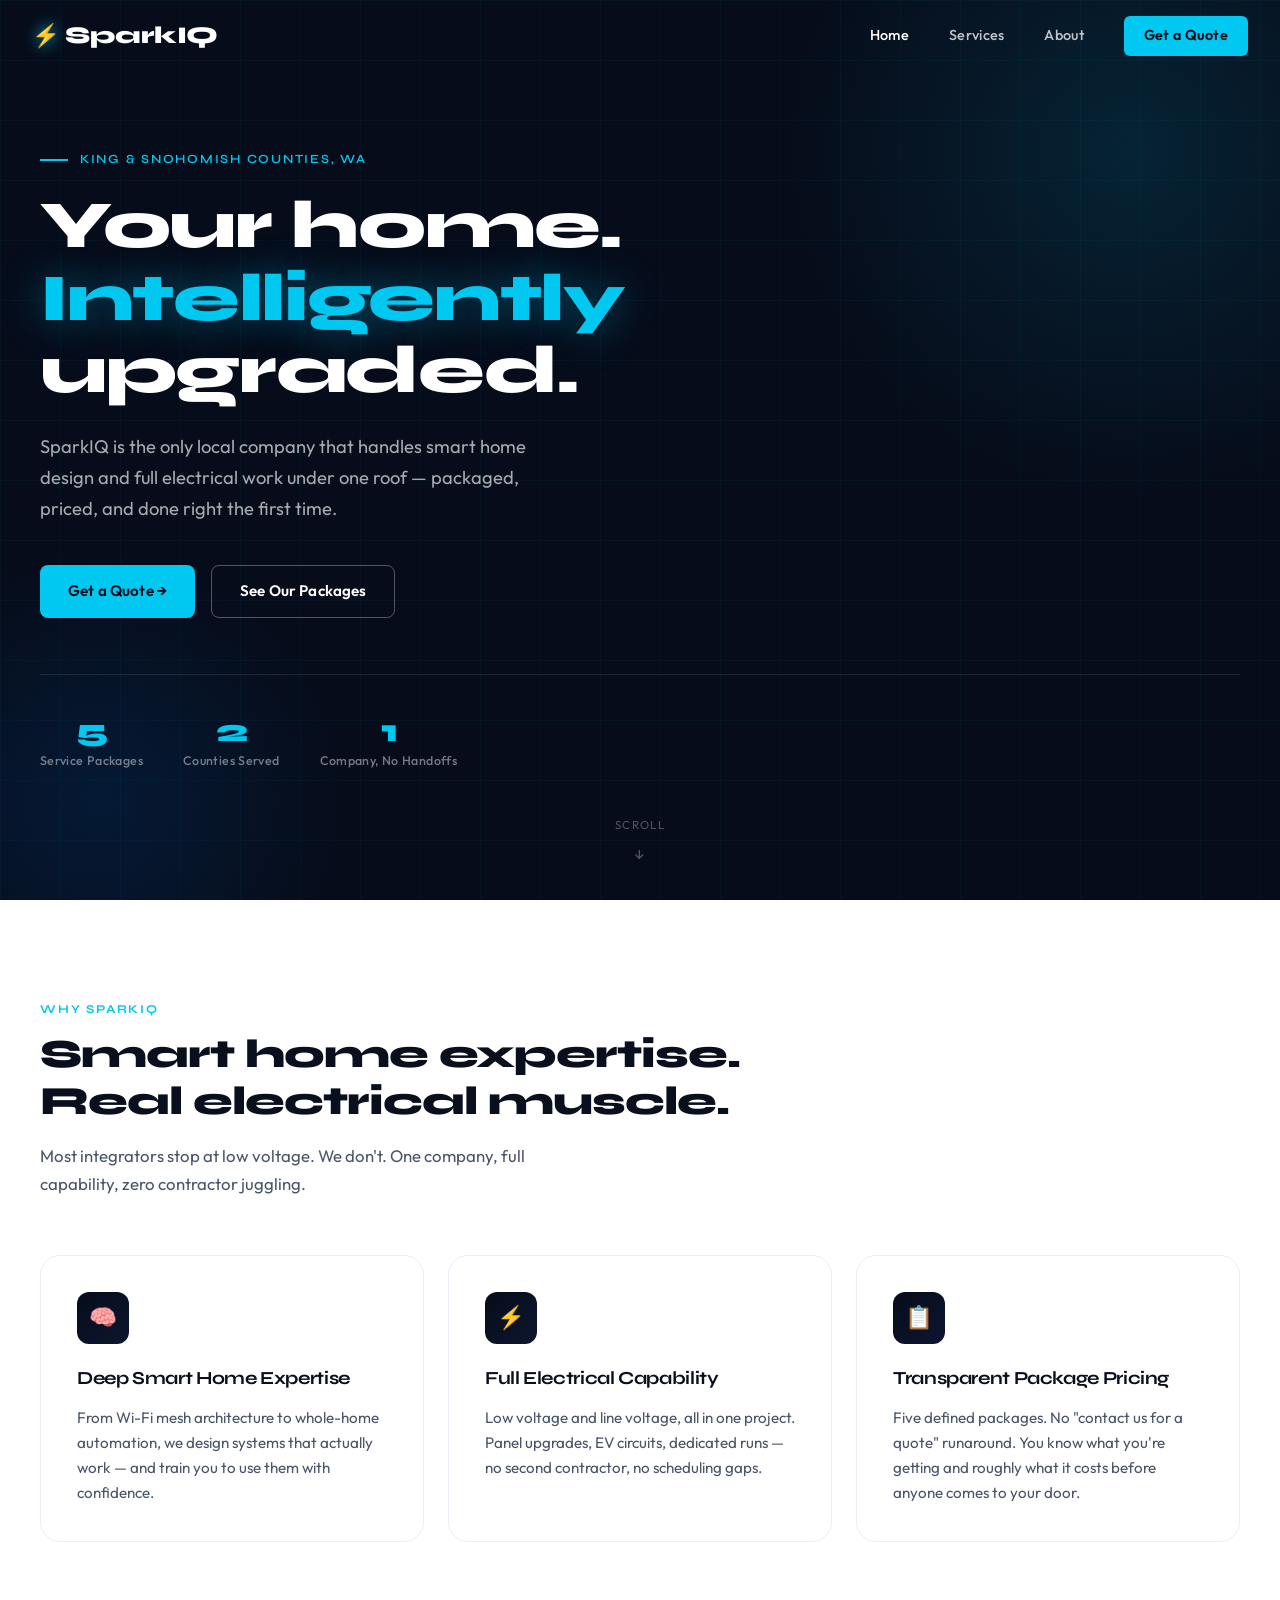
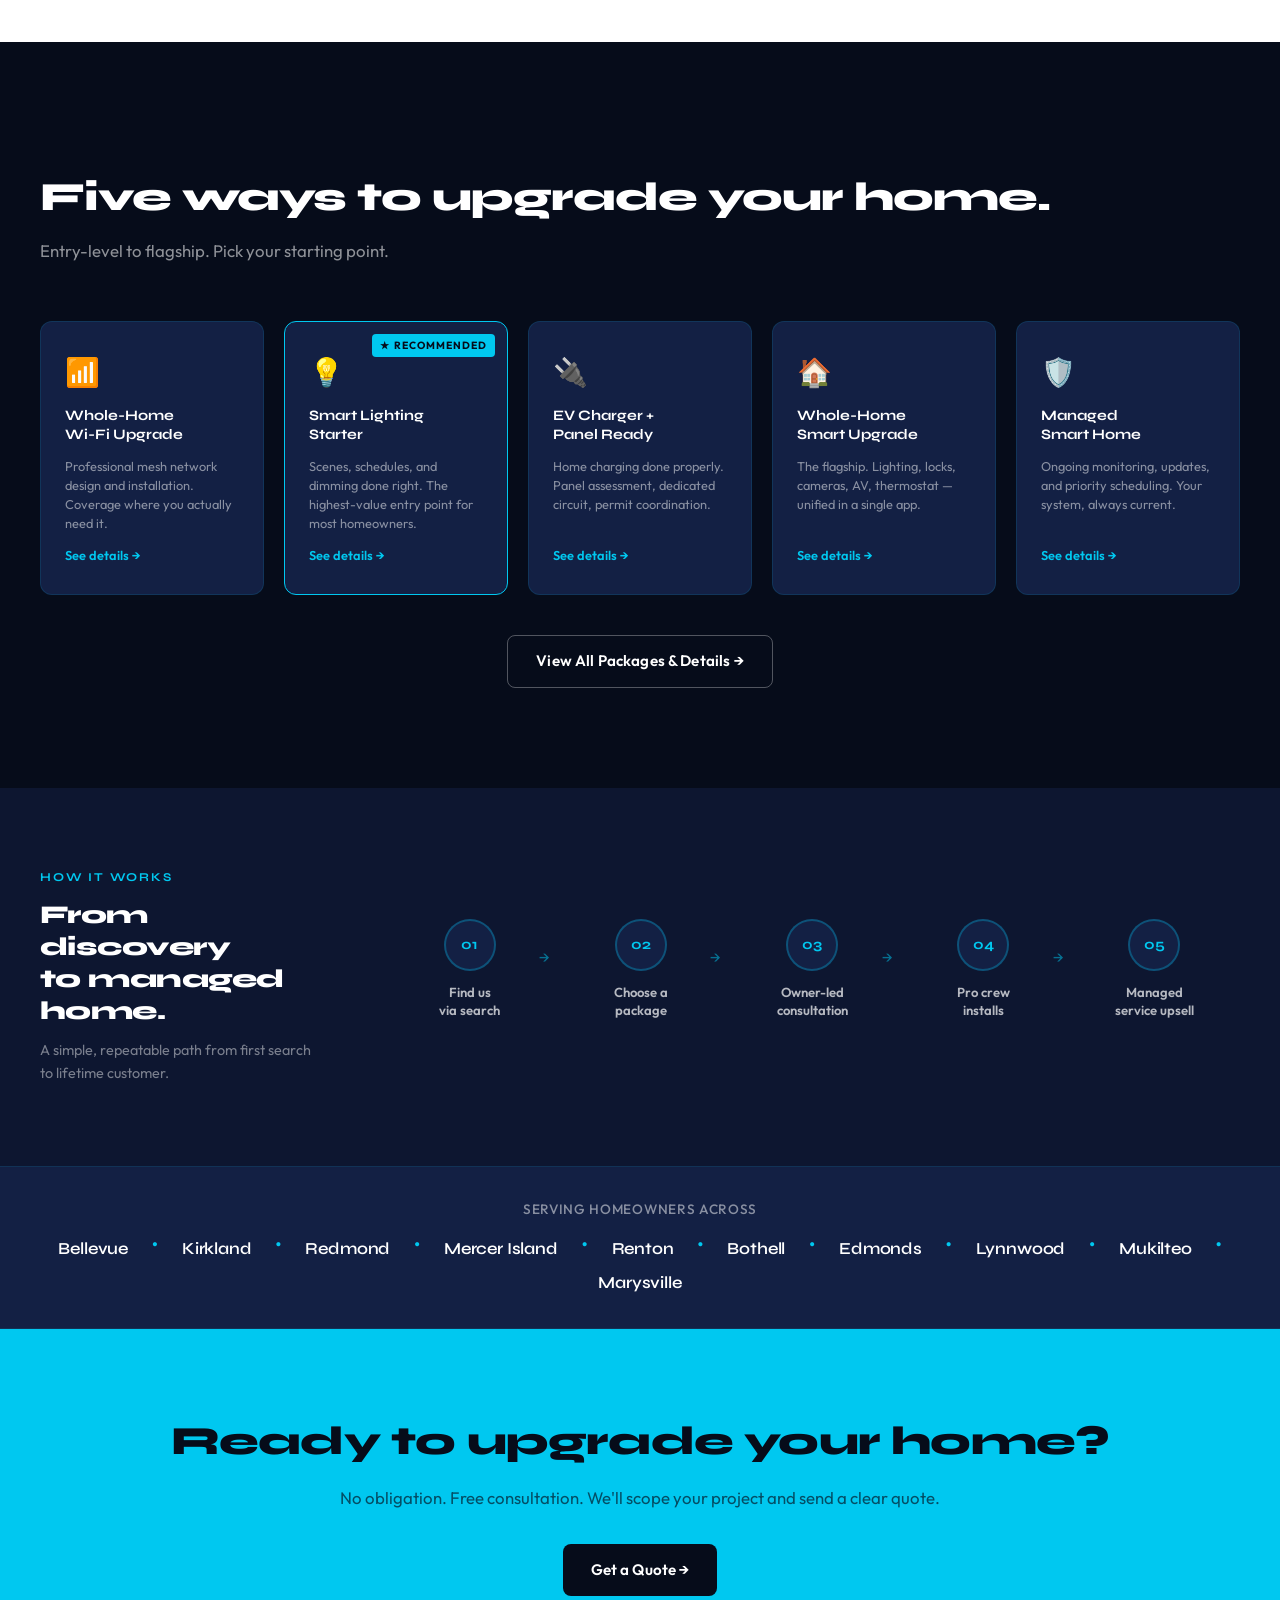
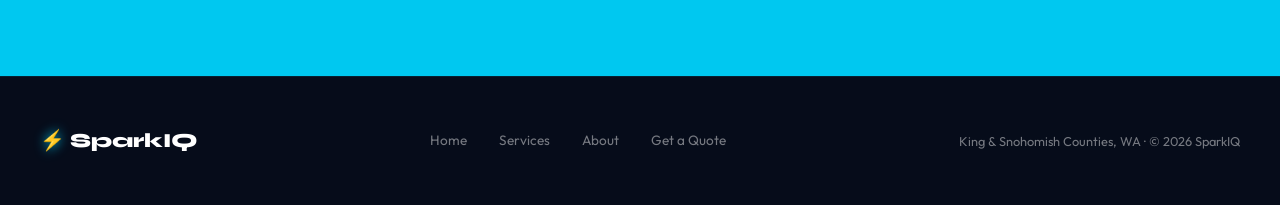
<file: index.html>
<!DOCTYPE html>
<html lang="en">
<head>
  <meta charset="UTF-8" />
  <meta name="viewport" content="width=device-width, initial-scale=1.0" />
  <title>SparkIQ — Smart Home Integration + Electrical | King & Snohomish Counties</title>
  <meta name="description" content="SparkIQ brings premium smart home integration and full electrical capability to King and Snohomish Counties, WA. Packaged offers, transparent pricing, one company." />
  <link rel="stylesheet" href="styles.css" />
  <style>
    /* Home-specific extras */
    .hero-home { min-height: 100vh; padding: 120px 2rem 100px; }
    .hero-stats {
      display: flex;
      gap: 2.5rem;
      margin-top: 3.5rem;
      padding-top: 2.5rem;
      border-top: 1px solid rgba(255,255,255,0.1);
      flex-wrap: wrap;
    }
    .hero-stat-item { text-align: center; }
    .hero-stat-num {
      font-family: var(--font-display);
      font-weight: 800;
      font-size: 2rem;
      color: var(--blue);
      letter-spacing: -0.04em;
      line-height: 1;
    }
    .hero-stat-label {
      font-size: 0.78rem;
      color: rgba(255,255,255,0.45);
      font-weight: 500;
      margin-top: 0.25rem;
      letter-spacing: 0.03em;
    }
    .hero-scroll-hint {
      position: absolute;
      bottom: 2rem;
      left: 50%;
      transform: translateX(-50%);
      display: flex;
      flex-direction: column;
      align-items: center;
      gap: 0.5rem;
      color: rgba(255,255,255,0.3);
      font-size: 0.72rem;
      letter-spacing: 0.12em;
      text-transform: uppercase;
      z-index: 2;
      animation: bounce 2s ease-in-out infinite;
    }
    .scroll-arrow { font-size: 1rem; }
    @keyframes bounce {
      0%, 100% { transform: translateX(-50%) translateY(0); }
      50% { transform: translateX(-50%) translateY(6px); }
    }
    .flow-section { padding: 80px 2rem; }
    .flow-section .container {
      display: grid;
      grid-template-columns: 280px 1fr;
      gap: 4rem;
      align-items: center;
    }
    .flow-intro h2 {
      font-family: var(--font-display);
      font-weight: 800;
      font-size: clamp(1.3rem, 3vw, 1.6rem);
      color: var(--white);
      letter-spacing: -0.02em;
      margin-bottom: 0.75rem;
      line-height: 1.25;
    }
    .flow-intro p { font-size: 0.9rem; color: rgba(255,255,255,0.45); line-height: 1.6; }
    @media (max-width: 900px) {
      .flow-section { padding: 60px 1.5rem; }
      .flow-section .container { grid-template-columns: 1fr; gap: 2rem; }
    }
  </style>
</head>
<body>

<!-- ─── Navigation ─── -->
<nav class="nav scrolled">
  <a href="index.html" class="nav-logo">
    <span class="bolt">⚡</span>SparkIQ
  </a>
  <div class="nav-links">
    <a href="index.html" class="active">Home</a>
    <a href="services.html">Services</a>
    <a href="about.html">About</a>
    <a href="contact.html" class="nav-cta">Get a Quote</a>
  </div>
  <div class="hamburger" aria-label="Toggle menu">
    <span></span><span></span><span></span>
  </div>
</nav>

<!-- ─── Hero ─── -->
<section class="hero hero-home">
  <div class="hero-grid-bg"></div>
  <div class="hero-glow"></div>
  <div class="hero-glow-2"></div>
  <div class="hero-inner">
    <div class="hero-eyebrow">King &amp; Snohomish Counties, WA</div>
    <h1>Your home.<br><em>Intelligently</em><br>upgraded.</h1>
    <p class="hero-sub">SparkIQ is the only local company that handles smart home design and full electrical work under one roof — packaged, priced, and done right the first time.</p>
    <div class="hero-actions">
      <a href="contact.html" class="btn btn-primary">Get a Quote →</a>
      <a href="services.html" class="btn btn-outline">See Our Packages</a>
    </div>
    <div class="hero-stats">
      <div class="hero-stat-item">
        <div class="hero-stat-num">5</div>
        <div class="hero-stat-label">Service Packages</div>
      </div>
      <div class="hero-stat-item">
        <div class="hero-stat-num">2</div>
        <div class="hero-stat-label">Counties Served</div>
      </div>
      <div class="hero-stat-item">
        <div class="hero-stat-num">1</div>
        <div class="hero-stat-label">Company, No Handoffs</div>
      </div>
    </div>
  </div>
  <div class="hero-scroll-hint">
    <span>Scroll</span>
    <span class="scroll-arrow">↓</span>
  </div>
</section>

<!-- ─── Why SparkIQ ─── -->
<section class="section section-white">
  <div class="container">
    <div class="section-header">
      <div class="section-label reveal">Why SparkIQ</div>
      <h2 class="section-title reveal">Smart home expertise.<br>Real electrical muscle.</h2>
      <p class="section-sub reveal">Most integrators stop at low voltage. We don't. One company, full capability, zero contractor juggling.</p>
    </div>
    <div class="why-grid">
      <div class="why-card reveal reveal-delay-1">
        <div class="why-icon">🧠</div>
        <h3>Deep Smart Home Expertise</h3>
        <p>From Wi-Fi mesh architecture to whole-home automation, we design systems that actually work — and train you to use them with confidence.</p>
      </div>
      <div class="why-card reveal reveal-delay-2">
        <div class="why-icon">⚡</div>
        <h3>Full Electrical Capability</h3>
        <p>Low voltage and line voltage, all in one project. Panel upgrades, EV circuits, dedicated runs — no second contractor, no scheduling gaps.</p>
      </div>
      <div class="why-card reveal reveal-delay-3">
        <div class="why-icon">📋</div>
        <h3>Transparent Package Pricing</h3>
        <p>Five defined packages. No "contact us for a quote" runaround. You know what you're getting and roughly what it costs before anyone comes to your door.</p>
      </div>
    </div>
  </div>
</section>

<!-- ─── Package Teasers ─── -->
<section class="section section-dark">
  <div class="container">
    <div class="section-header">
      <div class="section-label reveal">Our Packages</div>
      <h2 class="section-title reveal">Five ways to upgrade your home.</h2>
      <p class="section-sub reveal">Entry-level to flagship. Pick your starting point.</p>
    </div>
    <div class="packages-teaser-grid">
      <div class="pkg-teaser-card reveal reveal-delay-1">
        <div class="pkg-icon">📶</div>
        <div class="pkg-name">Whole-Home<br>Wi-Fi Upgrade</div>
        <div class="pkg-desc">Professional mesh network design and installation. Coverage where you actually need it.</div>
        <a href="services.html" class="pkg-link">See details →</a>
      </div>
      <div class="pkg-teaser-card featured reveal reveal-delay-2">
        <div class="pkg-badge">★ Recommended</div>
        <div class="pkg-icon">💡</div>
        <div class="pkg-name">Smart Lighting<br>Starter</div>
        <div class="pkg-desc">Scenes, schedules, and dimming done right. The highest-value entry point for most homeowners.</div>
        <a href="services.html" class="pkg-link">See details →</a>
      </div>
      <div class="pkg-teaser-card reveal reveal-delay-3">
        <div class="pkg-icon">🔌</div>
        <div class="pkg-name">EV Charger +<br>Panel Ready</div>
        <div class="pkg-desc">Home charging done properly. Panel assessment, dedicated circuit, permit coordination.</div>
        <a href="services.html" class="pkg-link">See details →</a>
      </div>
      <div class="pkg-teaser-card reveal reveal-delay-4">
        <div class="pkg-icon">🏠</div>
        <div class="pkg-name">Whole-Home<br>Smart Upgrade</div>
        <div class="pkg-desc">The flagship. Lighting, locks, cameras, AV, thermostat — unified in a single app.</div>
        <a href="services.html" class="pkg-link">See details →</a>
      </div>
      <div class="pkg-teaser-card reveal reveal-delay-5">
        <div class="pkg-icon">🛡️</div>
        <div class="pkg-name">Managed<br>Smart Home</div>
        <div class="pkg-desc">Ongoing monitoring, updates, and priority scheduling. Your system, always current.</div>
        <a href="services.html" class="pkg-link">See details →</a>
      </div>
    </div>
    <div style="margin-top: 2.5rem; text-align: center;" class="reveal">
      <a href="services.html" class="btn btn-outline">View All Packages &amp; Details →</a>
    </div>
  </div>
</section>

<!-- ─── How It Works ─── -->
<section class="flow-section section-mid">
  <div class="container">
    <div class="flow-intro reveal">
      <div class="section-label" style="margin-bottom: 0.75rem;">How It Works</div>
      <h2>From discovery<br>to managed home.</h2>
      <p style="margin-top: 0.75rem;">A simple, repeatable path from first search to lifetime customer.</p>
    </div>
    <div class="flow-steps reveal">
      <div class="flow-step">
        <div class="flow-num">01</div>
        <div class="flow-label">Find us<br>via search</div>
      </div>
      <div class="flow-step">
        <div class="flow-num">02</div>
        <div class="flow-label">Choose a<br>package</div>
      </div>
      <div class="flow-step">
        <div class="flow-num">03</div>
        <div class="flow-label">Owner-led<br>consultation</div>
      </div>
      <div class="flow-step">
        <div class="flow-num">04</div>
        <div class="flow-label">Pro crew<br>installs</div>
      </div>
      <div class="flow-step">
        <div class="flow-num">05</div>
        <div class="flow-label">Managed<br>service upsell</div>
      </div>
    </div>
  </div>
</section>

<!-- ─── Service Area Strip ─── -->
<div class="proof-strip">
  <p>Serving homeowners across</p>
  <div class="cities">
    <span class="city">Bellevue</span><span class="city-dot">●</span>
    <span class="city">Kirkland</span><span class="city-dot">●</span>
    <span class="city">Redmond</span><span class="city-dot">●</span>
    <span class="city">Mercer Island</span><span class="city-dot">●</span>
    <span class="city">Renton</span><span class="city-dot">●</span>
    <span class="city">Bothell</span><span class="city-dot">●</span>
    <span class="city">Edmonds</span><span class="city-dot">●</span>
    <span class="city">Lynnwood</span><span class="city-dot">●</span>
    <span class="city">Mukilteo</span><span class="city-dot">●</span>
    <span class="city">Marysville</span>
  </div>
</div>

<!-- ─── CTA Band ─── -->
<div class="cta-band">
  <div class="container">
    <h2>Ready to upgrade your home?</h2>
    <p>No obligation. Free consultation. We'll scope your project and send a clear quote.</p>
    <a href="contact.html" class="btn btn-dark">Get a Quote →</a>
  </div>
</div>

<!-- ─── Footer ─── -->
<footer>
  <div class="footer-inner">
    <div class="footer-logo"><span class="bolt">⚡</span>SparkIQ</div>
    <div class="footer-links">
      <a href="index.html">Home</a>
      <a href="services.html">Services</a>
      <a href="about.html">About</a>
      <a href="contact.html">Get a Quote</a>
    </div>
    <div class="footer-copy">King &amp; Snohomish Counties, WA · © 2026 SparkIQ</div>
  </div>
</footer>

<script src="main.js"></script>
</body>
</html>
</file>
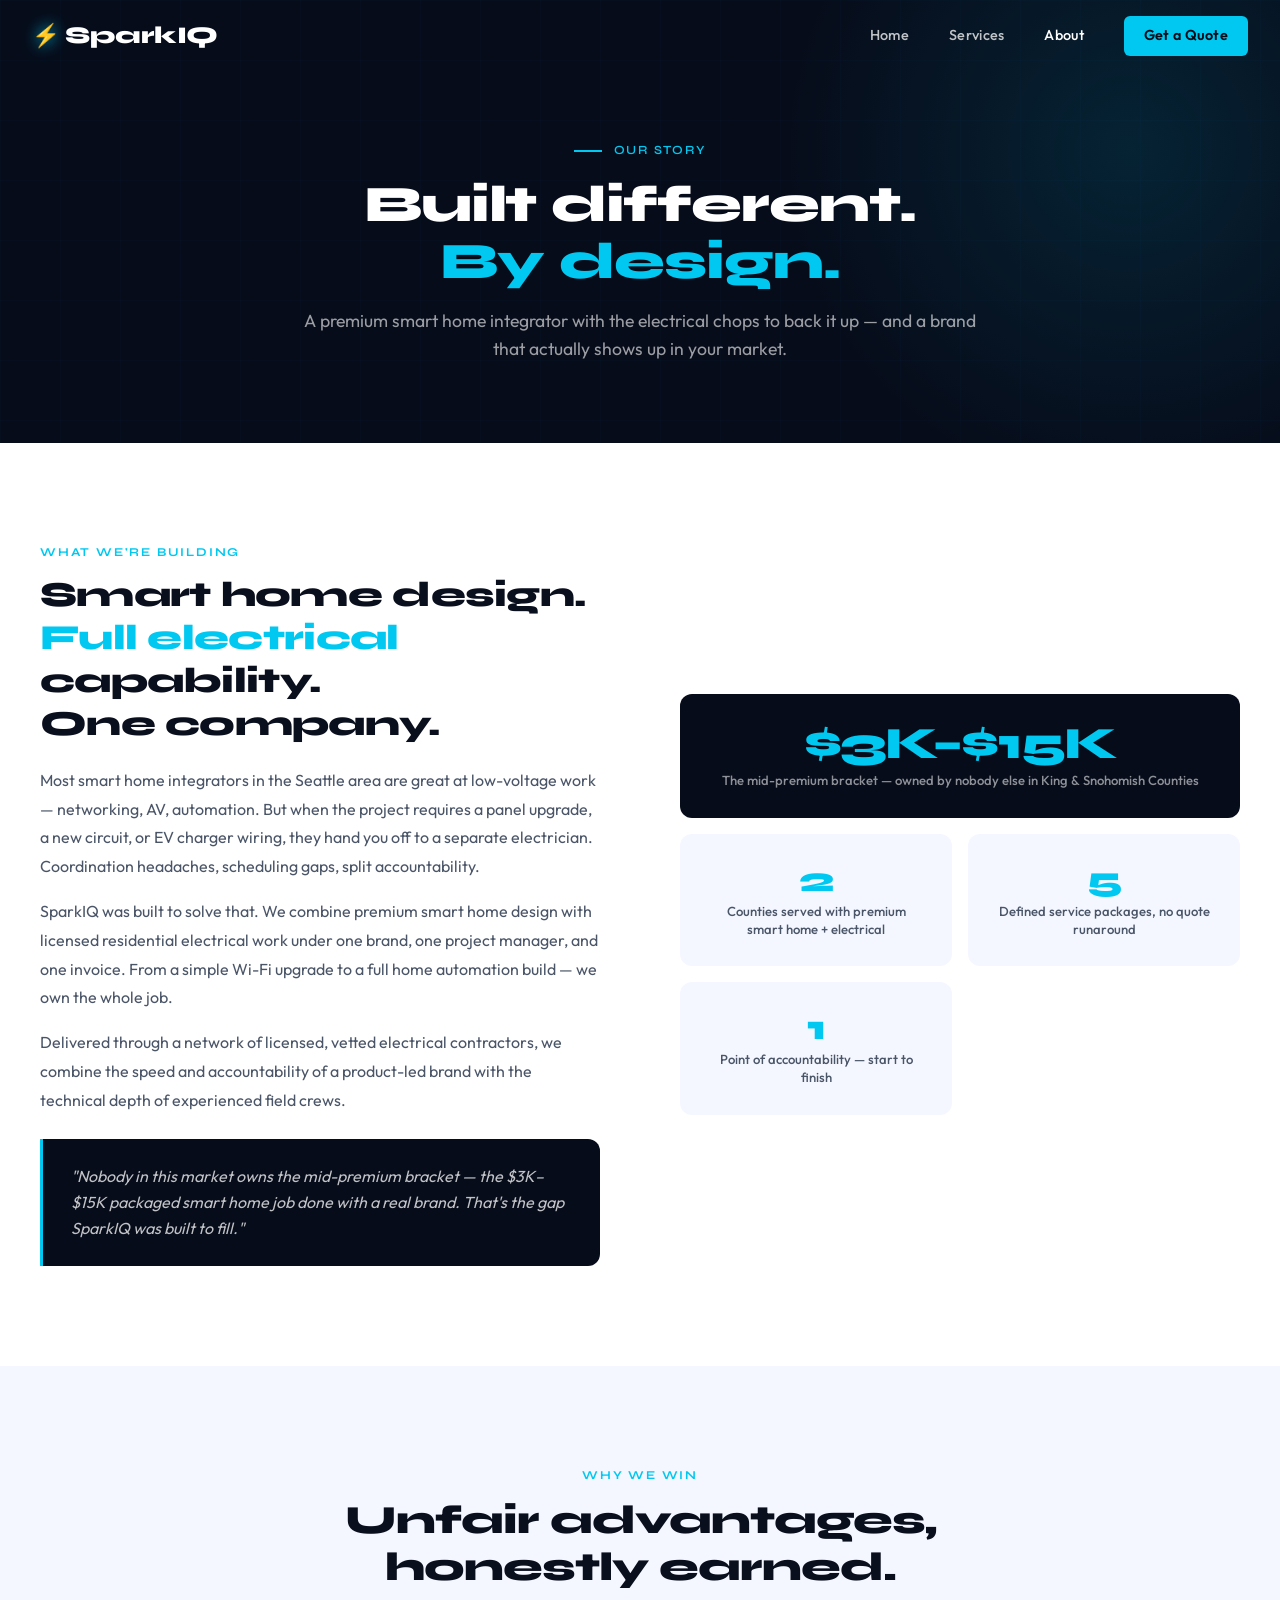
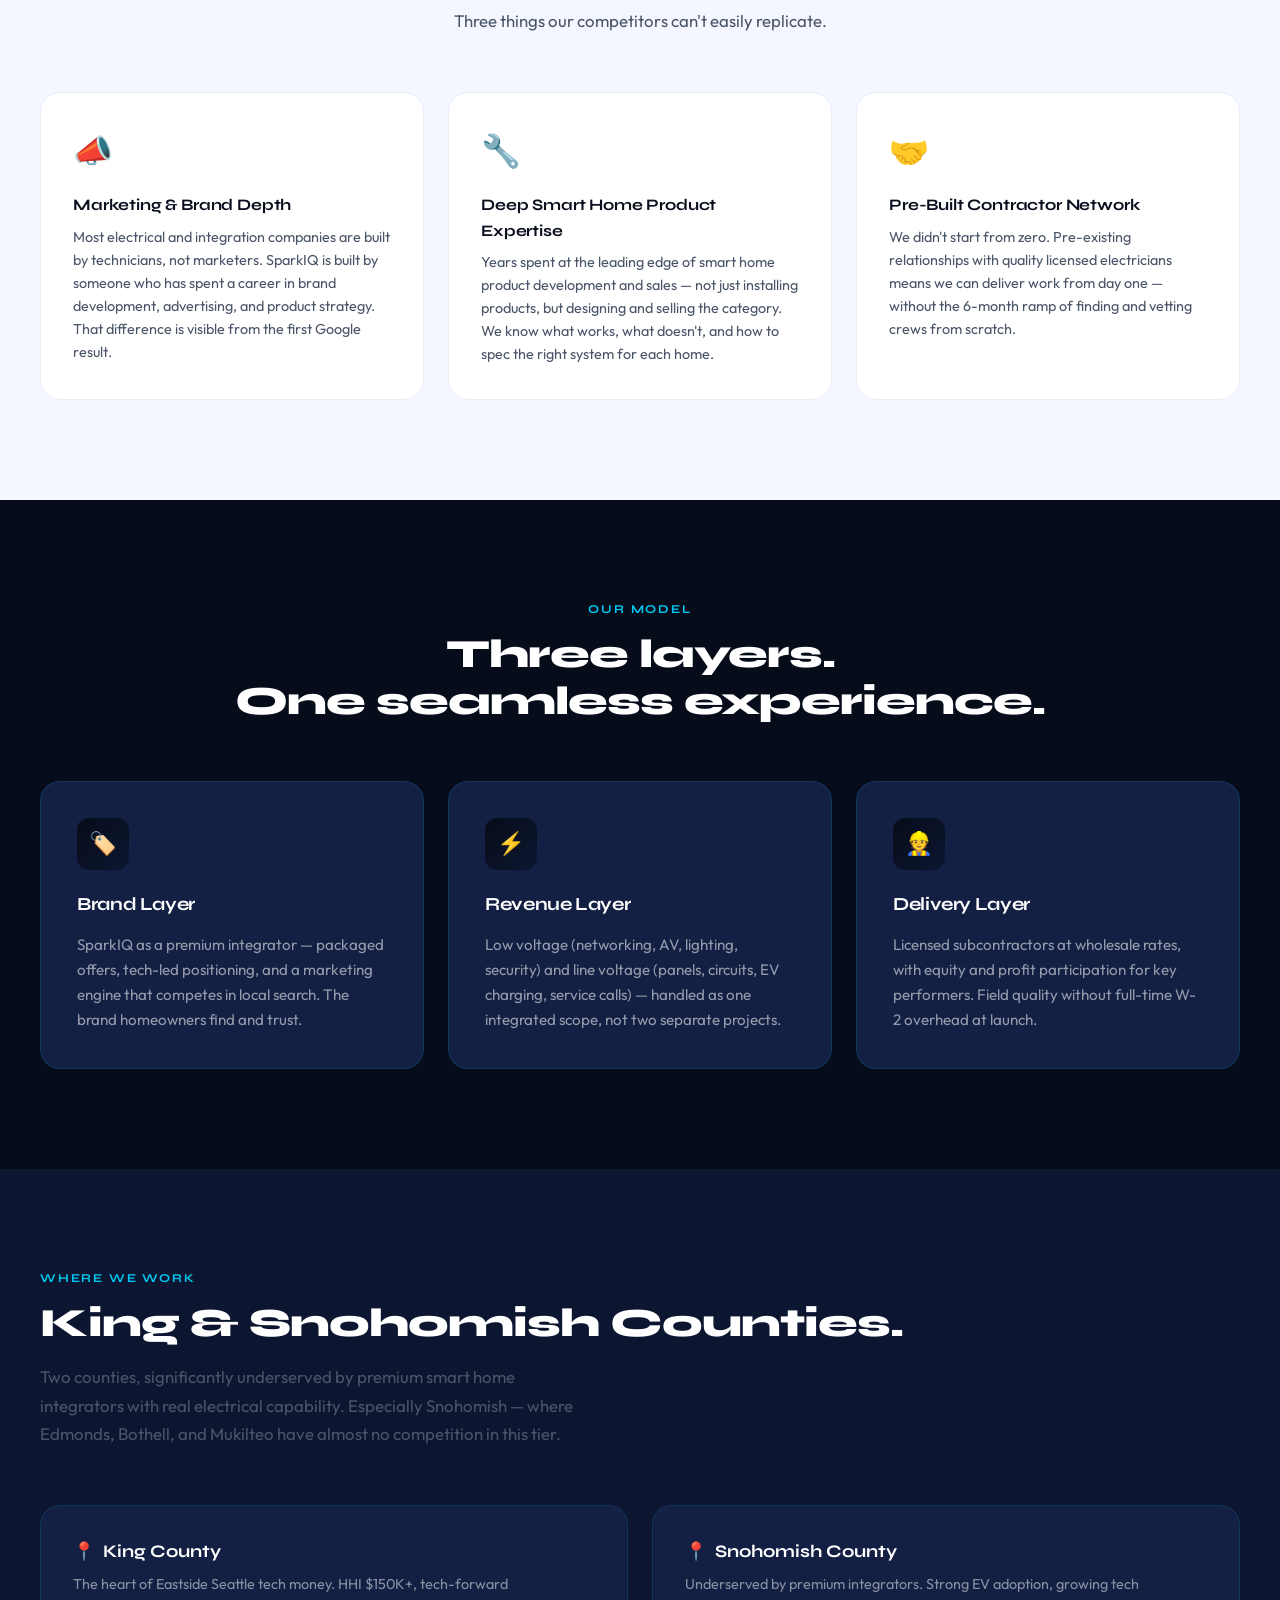
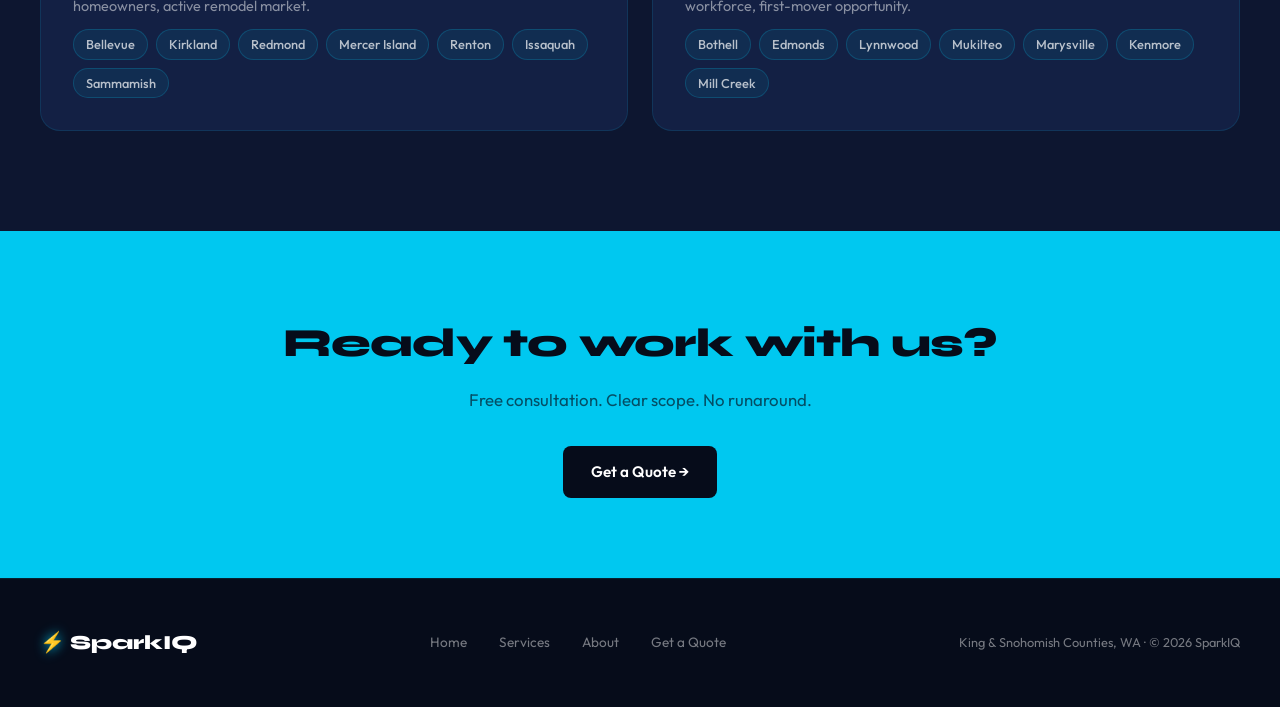
<file: about.html>
<!DOCTYPE html>
<html lang="en">
<head>
  <meta charset="UTF-8" />
  <meta name="viewport" content="width=device-width, initial-scale=1.0" />
  <title>About SparkIQ — Smart Home + Electrical, King & Snohomish Counties</title>
  <meta name="description" content="SparkIQ is a tech-forward smart home integrator with full electrical capability, serving King and Snohomish Counties, WA. Learn about our model and mission." />
  <link rel="stylesheet" href="styles.css" />
</head>
<body>

<!-- ─── Navigation ─── -->
<nav class="nav scrolled">
  <a href="index.html" class="nav-logo">
    <span class="bolt">⚡</span>SparkIQ
  </a>
  <div class="nav-links">
    <a href="index.html">Home</a>
    <a href="services.html">Services</a>
    <a href="about.html" class="active">About</a>
    <a href="contact.html" class="nav-cta">Get a Quote</a>
  </div>
  <div class="hamburger" aria-label="Toggle menu">
    <span></span><span></span><span></span>
  </div>
</nav>

<!-- ─── Page Hero ─── -->
<section class="page-hero">
  <div class="hero-grid-bg"></div>
  <div class="hero-glow"></div>
  <div class="page-hero-inner">
    <div class="hero-eyebrow" style="justify-content: center; margin-bottom: 1rem;">Our Story</div>
    <h1>Built different.<br><em>By design.</em></h1>
    <p style="margin-top: 1rem;">A premium smart home integrator with the electrical chops to back it up — and a brand that actually shows up in your market.</p>
  </div>
</section>

<!-- ─── Brand Story ─── -->
<section class="section section-white">
  <div class="container">
    <div class="story-grid">
      <div class="story-text reveal">
        <div class="section-label">What we're building</div>
        <h2>Smart home design.<br><em>Full electrical</em> capability.<br>One company.</h2>
        <p>Most smart home integrators in the Seattle area are great at low-voltage work — networking, AV, automation. But when the project requires a panel upgrade, a new circuit, or EV charger wiring, they hand you off to a separate electrician. Coordination headaches, scheduling gaps, split accountability.</p>
        <p>SparkIQ was built to solve that. We combine premium smart home design with licensed residential electrical work under one brand, one project manager, and one invoice. From a simple Wi-Fi upgrade to a full home automation build — we own the whole job.</p>
        <p>Delivered through a network of licensed, vetted electrical contractors, we combine the speed and accountability of a product-led brand with the technical depth of experienced field crews.</p>
        <div class="mission-callout">
          <p>"Nobody in this market owns the mid-premium bracket — the $3K–$15K packaged smart home job done with a real brand. That's the gap SparkIQ was built to fill."</p>
        </div>
      </div>
      <div class="story-visual reveal reveal-delay-2">
        <div class="story-stat">
          <div class="stat-num">$3K–$15K</div>
          <div class="stat-label">The mid-premium bracket — owned by nobody else in King &amp; Snohomish Counties</div>
        </div>
        <div class="story-stat">
          <div class="stat-num">2</div>
          <div class="stat-label">Counties served with premium smart home + electrical</div>
        </div>
        <div class="story-stat">
          <div class="stat-num">5</div>
          <div class="stat-label">Defined service packages, no quote runaround</div>
        </div>
        <div class="story-stat">
          <div class="stat-num">1</div>
          <div class="stat-label">Point of accountability — start to finish</div>
        </div>
      </div>
    </div>
  </div>
</section>

<!-- ─── Our Advantages ─── -->
<section class="section section-light">
  <div class="container">
    <div class="section-header centered">
      <div class="section-label reveal">Why We Win</div>
      <h2 class="section-title reveal">Unfair advantages,<br>honestly earned.</h2>
      <p class="section-sub reveal">Three things our competitors can't easily replicate.</p>
    </div>
    <div class="advantage-grid">
      <div class="advantage-card reveal reveal-delay-1">
        <div class="adv-icon">📣</div>
        <h4>Marketing & Brand Depth</h4>
        <p>Most electrical and integration companies are built by technicians, not marketers. SparkIQ is built by someone who has spent a career in brand development, advertising, and product strategy. That difference is visible from the first Google result.</p>
      </div>
      <div class="advantage-card reveal reveal-delay-2">
        <div class="adv-icon">🔧</div>
        <h4>Deep Smart Home Product Expertise</h4>
        <p>Years spent at the leading edge of smart home product development and sales — not just installing products, but designing and selling the category. We know what works, what doesn't, and how to spec the right system for each home.</p>
      </div>
      <div class="advantage-card reveal reveal-delay-3">
        <div class="adv-icon">🤝</div>
        <h4>Pre-Built Contractor Network</h4>
        <p>We didn't start from zero. Pre-existing relationships with quality licensed electricians means we can deliver work from day one — without the 6-month ramp of finding and vetting crews from scratch.</p>
      </div>
    </div>
  </div>
</section>

<!-- ─── How We Deliver ─── -->
<section class="section section-dark">
  <div class="container">
    <div class="section-header centered">
      <div class="section-label reveal">Our Model</div>
      <h2 class="section-title reveal">Three layers.<br>One seamless experience.</h2>
    </div>
    <div class="why-grid" style="margin-top: 0;">
      <div class="why-card reveal reveal-delay-1" style="background: var(--navy-light); border-color: rgba(0,200,240,0.12);">
        <div class="why-icon">🏷️</div>
        <h3 style="color: var(--white);">Brand Layer</h3>
        <p style="color: rgba(255,255,255,0.55);">SparkIQ as a premium integrator — packaged offers, tech-led positioning, and a marketing engine that competes in local search. The brand homeowners find and trust.</p>
      </div>
      <div class="why-card reveal reveal-delay-2" style="background: var(--navy-light); border-color: rgba(0,200,240,0.12);">
        <div class="why-icon">⚡</div>
        <h3 style="color: var(--white);">Revenue Layer</h3>
        <p style="color: rgba(255,255,255,0.55);">Low voltage (networking, AV, lighting, security) and line voltage (panels, circuits, EV charging, service calls) — handled as one integrated scope, not two separate projects.</p>
      </div>
      <div class="why-card reveal reveal-delay-3" style="background: var(--navy-light); border-color: rgba(0,200,240,0.12);">
        <div class="why-icon">👷</div>
        <h3 style="color: var(--white);">Delivery Layer</h3>
        <p style="color: rgba(255,255,255,0.55);">Licensed subcontractors at wholesale rates, with equity and profit participation for key performers. Field quality without full-time W-2 overhead at launch.</p>
      </div>
    </div>
  </div>
</section>

<!-- ─── Service Area ─── -->
<section class="section section-mid">
  <div class="container">
    <div class="section-header">
      <div class="section-label reveal">Where We Work</div>
      <h2 class="section-title reveal">King &amp; Snohomish Counties.</h2>
      <p class="section-sub reveal">Two counties, significantly underserved by premium smart home integrators with real electrical capability. Especially Snohomish — where Edmonds, Bothell, and Mukilteo have almost no competition in this tier.</p>
    </div>
    <div class="coverage-grid">
      <div class="coverage-card reveal reveal-delay-1">
        <h4><span>📍</span> King County</h4>
        <p>The heart of Eastside Seattle tech money. HHI $150K+, tech-forward homeowners, active remodel market.</p>
        <div class="coverage-cities">
          <span class="city-chip">Bellevue</span>
          <span class="city-chip">Kirkland</span>
          <span class="city-chip">Redmond</span>
          <span class="city-chip">Mercer Island</span>
          <span class="city-chip">Renton</span>
          <span class="city-chip">Issaquah</span>
          <span class="city-chip">Sammamish</span>
        </div>
      </div>
      <div class="coverage-card reveal reveal-delay-2">
        <h4><span>📍</span> Snohomish County</h4>
        <p>Underserved by premium integrators. Strong EV adoption, growing tech workforce, first-mover opportunity.</p>
        <div class="coverage-cities">
          <span class="city-chip">Bothell</span>
          <span class="city-chip">Edmonds</span>
          <span class="city-chip">Lynnwood</span>
          <span class="city-chip">Mukilteo</span>
          <span class="city-chip">Marysville</span>
          <span class="city-chip">Kenmore</span>
          <span class="city-chip">Mill Creek</span>
        </div>
      </div>
    </div>
  </div>
</section>

<!-- ─── CTA Band ─── -->
<div class="cta-band">
  <div class="container">
    <h2>Ready to work with us?</h2>
    <p>Free consultation. Clear scope. No runaround.</p>
    <a href="contact.html" class="btn btn-dark">Get a Quote →</a>
  </div>
</div>

<!-- ─── Footer ─── -->
<footer>
  <div class="footer-inner">
    <div class="footer-logo"><span class="bolt">⚡</span>SparkIQ</div>
    <div class="footer-links">
      <a href="index.html">Home</a>
      <a href="services.html">Services</a>
      <a href="about.html">About</a>
      <a href="contact.html">Get a Quote</a>
    </div>
    <div class="footer-copy">King &amp; Snohomish Counties, WA · © 2026 SparkIQ</div>
  </div>
</footer>

<script src="main.js"></script>
</body>
</html>
</file>
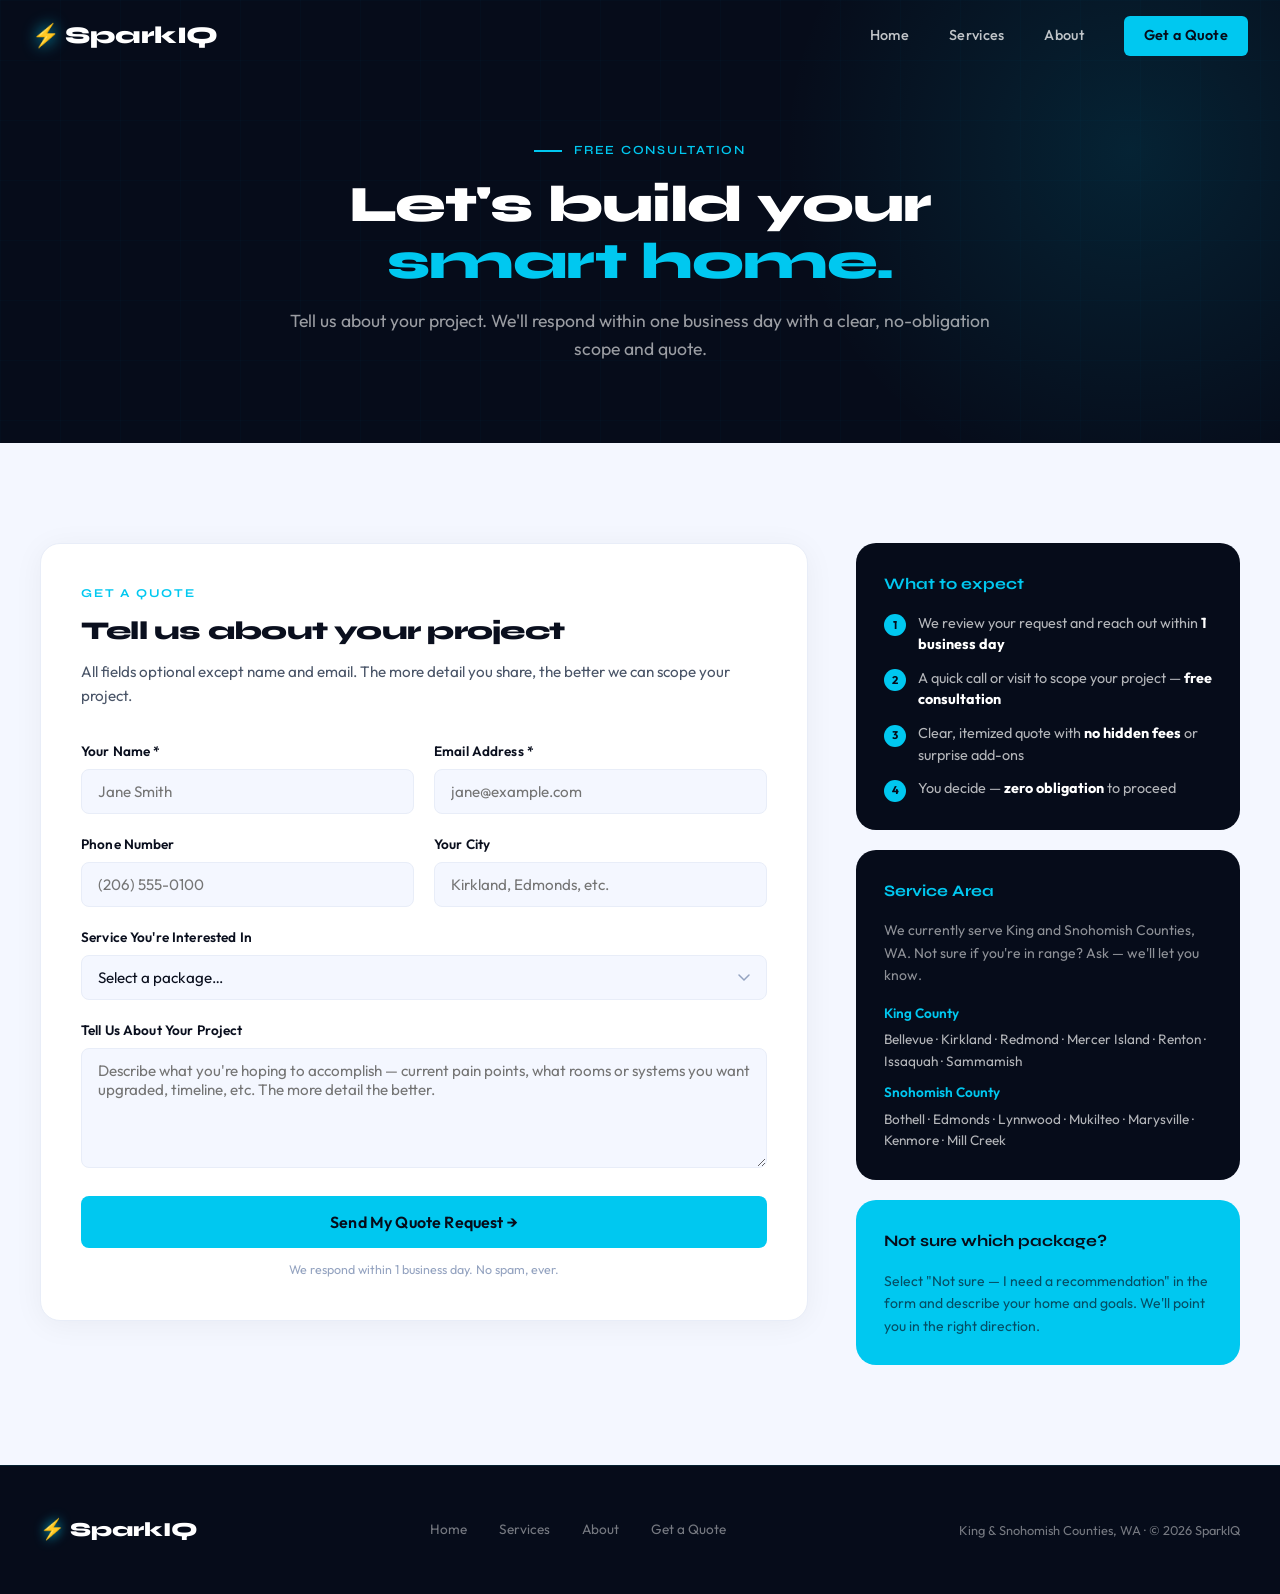
<file: contact.html>
<!DOCTYPE html>
<html lang="en">
<head>
  <meta charset="UTF-8" />
  <meta name="viewport" content="width=device-width, initial-scale=1.0" />
  <title>Get a Quote — SparkIQ</title>
  <meta name="description" content="Request a free quote from SparkIQ. Smart home integration and electrical services in King and Snohomish Counties, WA." />
  <link rel="stylesheet" href="styles.css" />
</head>
<body>

<!-- ─── Navigation ─── -->
<nav class="nav scrolled">
  <a href="index.html" class="nav-logo">
    <span class="bolt">⚡</span>SparkIQ
  </a>
  <div class="nav-links">
    <a href="index.html">Home</a>
    <a href="services.html">Services</a>
    <a href="about.html">About</a>
    <a href="contact.html" class="nav-cta active">Get a Quote</a>
  </div>
  <div class="hamburger" aria-label="Toggle menu">
    <span></span><span></span><span></span>
  </div>
</nav>

<!-- ─── Page Hero ─── -->
<section class="page-hero">
  <div class="hero-grid-bg"></div>
  <div class="hero-glow"></div>
  <div class="page-hero-inner">
    <div class="hero-eyebrow" style="justify-content: center; margin-bottom: 1rem;">Free Consultation</div>
    <h1>Let's build your<br><em>smart home.</em></h1>
    <p style="margin-top: 1rem;">Tell us about your project. We'll respond within one business day with a clear, no-obligation scope and quote.</p>
  </div>
</section>

<!-- ─── Contact Form + Sidebar ─── -->
<section class="section section-light">
  <div class="container">
    <div class="contact-layout">

      <!-- Form -->
      <div class="contact-form-wrap reveal">
        <div style="margin-bottom: 2rem;">
          <div class="section-label" style="margin-bottom: 0.5rem;">Get a Quote</div>
          <h2 style="font-family: var(--font-display); font-weight: 800; font-size: 1.6rem; letter-spacing: -0.03em; color: var(--text-dark);">Tell us about your project</h2>
          <p style="color: var(--gray-dark); font-size: 0.95rem; margin-top: 0.5rem;">All fields optional except name and email. The more detail you share, the better we can scope your project.</p>
        </div>
        <form class="contact-form" novalidate>
          <div class="form-row">
            <div class="form-group">
              <label for="name">Your Name *</label>
              <input type="text" id="name" name="name" placeholder="Jane Smith" required />
            </div>
            <div class="form-group">
              <label for="email">Email Address *</label>
              <input type="email" id="email" name="email" placeholder="jane@example.com" required />
            </div>
          </div>
          <div class="form-row">
            <div class="form-group">
              <label for="phone">Phone Number</label>
              <input type="tel" id="phone" name="phone" placeholder="(206) 555-0100" />
            </div>
            <div class="form-group">
              <label for="city">Your City</label>
              <input type="text" id="city" name="city" placeholder="Kirkland, Edmonds, etc." />
            </div>
          </div>
          <div class="form-group">
            <label for="service">Service You're Interested In</label>
            <select id="service" name="service">
              <option value="" disabled selected>Select a package…</option>
              <option value="wifi">Whole-Home Wi-Fi Upgrade</option>
              <option value="lighting">Smart Lighting Starter ★ Recommended</option>
              <option value="ev">EV Charger + Panel Ready</option>
              <option value="wholehome">Whole-Home Smart Upgrade</option>
              <option value="managed">Managed Smart Home</option>
              <option value="unsure">Not sure — I need a recommendation</option>
            </select>
          </div>
          <div class="form-group">
            <label for="message">Tell Us About Your Project</label>
            <textarea id="message" name="message" placeholder="Describe what you're hoping to accomplish — current pain points, what rooms or systems you want upgraded, timeline, etc. The more detail the better."></textarea>
          </div>
          <button type="submit" class="btn btn-primary form-submit">Send My Quote Request →</button>
          <p style="font-size: 0.78rem; color: var(--gray-mid); margin-top: 0.75rem; text-align: center;">We respond within 1 business day. No spam, ever.</p>
        </form>
      </div>

      <!-- Sidebar -->
      <div class="contact-sidebar reveal reveal-delay-2">

        <div class="sidebar-card">
          <h4>What to expect</h4>
          <div class="expect-list">
            <div class="expect-item">
              <div class="expect-num">1</div>
              <span>We review your request and reach out within <strong style="color: var(--white);">1 business day</strong></span>
            </div>
            <div class="expect-item">
              <div class="expect-num">2</div>
              <span>A quick call or visit to scope your project — <strong style="color: var(--white);">free consultation</strong></span>
            </div>
            <div class="expect-item">
              <div class="expect-num">3</div>
              <span>Clear, itemized quote with <strong style="color: var(--white);">no hidden fees</strong> or surprise add-ons</span>
            </div>
            <div class="expect-item">
              <div class="expect-num">4</div>
              <span>You decide — <strong style="color: var(--white);">zero obligation</strong> to proceed</span>
            </div>
          </div>
        </div>

        <div class="sidebar-card">
          <h4>Service Area</h4>
          <p style="color: rgba(255,255,255,0.55); font-size: 0.875rem; line-height: 1.6; margin-bottom: 1rem;">We currently serve King and Snohomish Counties, WA. Not sure if you're in range? Ask — we'll let you know.</p>
          <div style="display: flex; flex-direction: column; gap: 0.6rem;">
            <div style="font-size: 0.85rem; color: rgba(255,255,255,0.7);">
              <div style="font-weight: 600; color: var(--blue); margin-bottom: 0.3rem;">King County</div>
              Bellevue · Kirkland · Redmond · Mercer Island · Renton · Issaquah · Sammamish
            </div>
            <div style="font-size: 0.85rem; color: rgba(255,255,255,0.7);">
              <div style="font-weight: 600; color: var(--blue); margin-bottom: 0.3rem;">Snohomish County</div>
              Bothell · Edmonds · Lynnwood · Mukilteo · Marysville · Kenmore · Mill Creek
            </div>
          </div>
        </div>

        <div class="sidebar-card" style="background: var(--blue); border: none;">
          <h4 style="color: var(--navy);">Not sure which package?</h4>
          <p style="color: rgba(6,12,26,0.65); font-size: 0.875rem; line-height: 1.6;">Select "Not sure — I need a recommendation" in the form and describe your home and goals. We'll point you in the right direction.</p>
        </div>

      </div>
    </div>
  </div>
</section>

<!-- ─── Footer ─── -->
<footer>
  <div class="footer-inner">
    <div class="footer-logo"><span class="bolt">⚡</span>SparkIQ</div>
    <div class="footer-links">
      <a href="index.html">Home</a>
      <a href="services.html">Services</a>
      <a href="about.html">About</a>
      <a href="contact.html">Get a Quote</a>
    </div>
    <div class="footer-copy">King &amp; Snohomish Counties, WA · © 2026 SparkIQ</div>
  </div>
</footer>

<script src="main.js"></script>
</body>
</html>
</file>
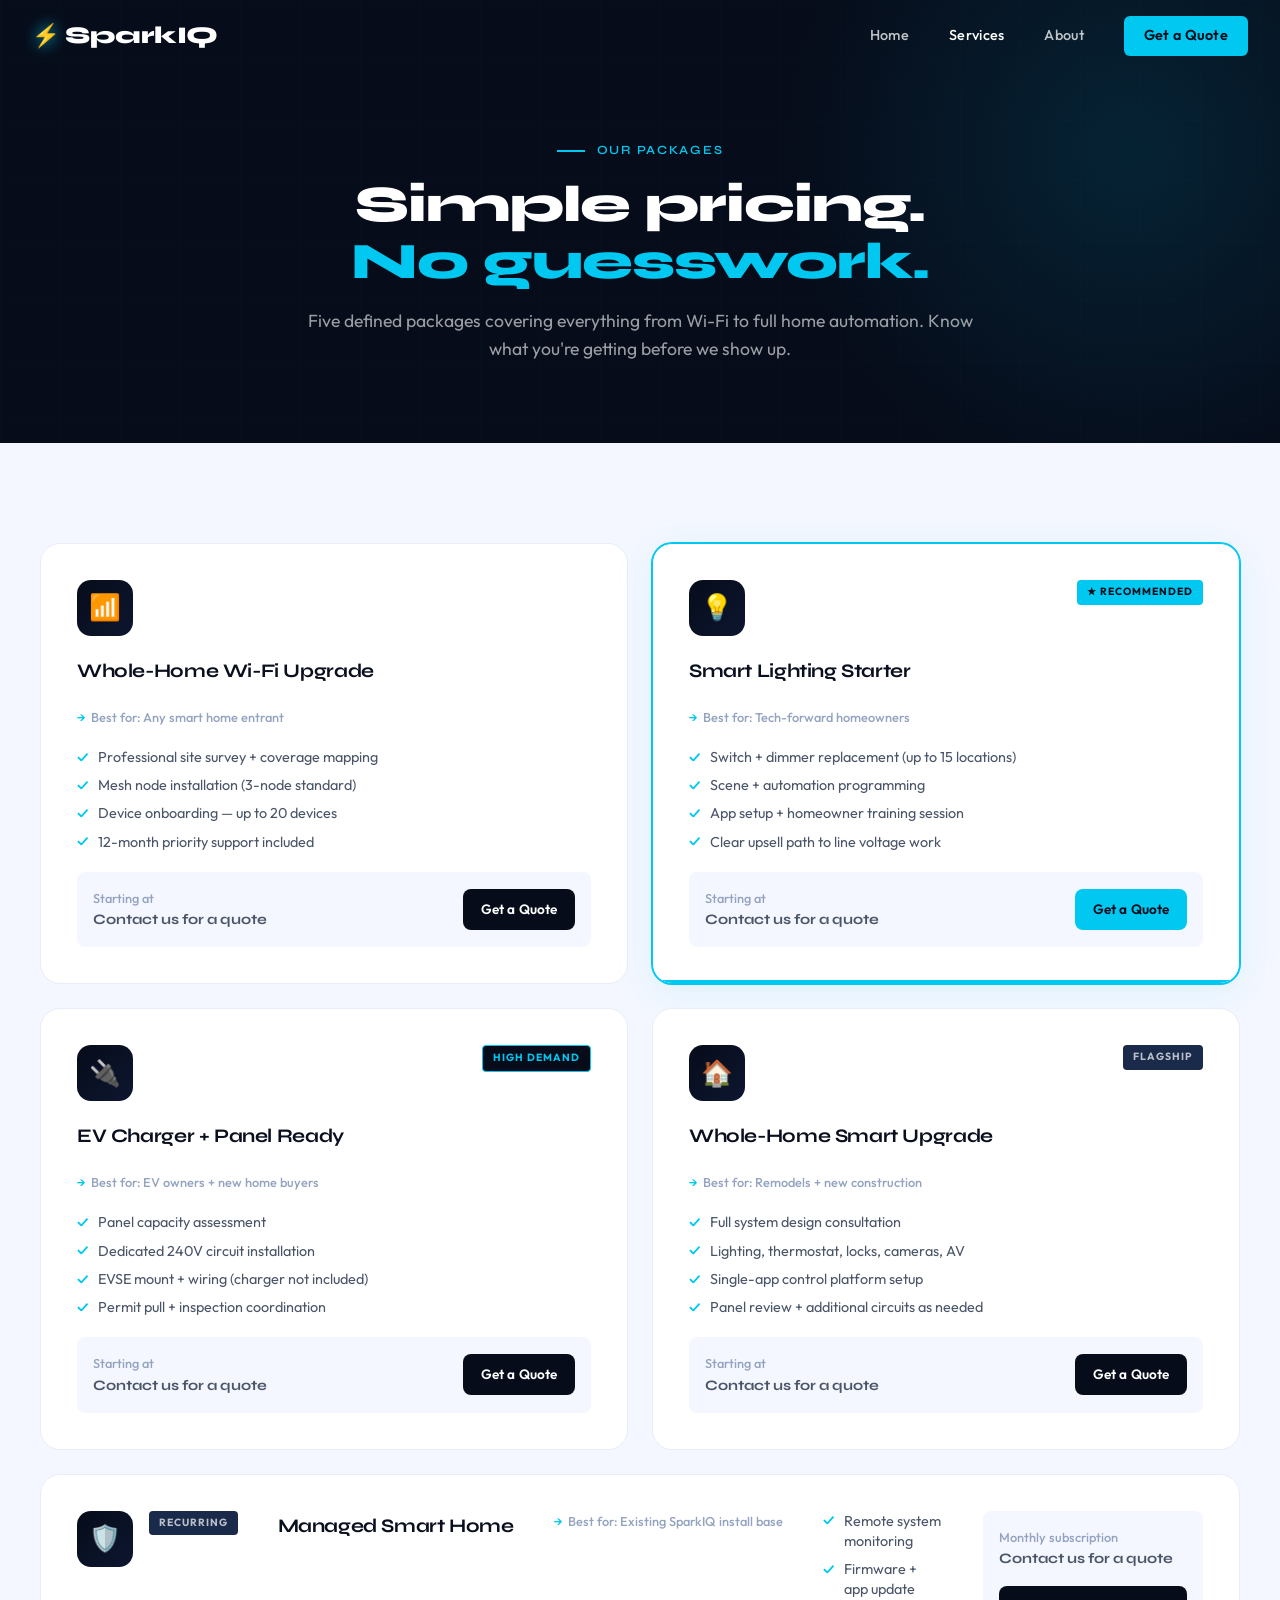
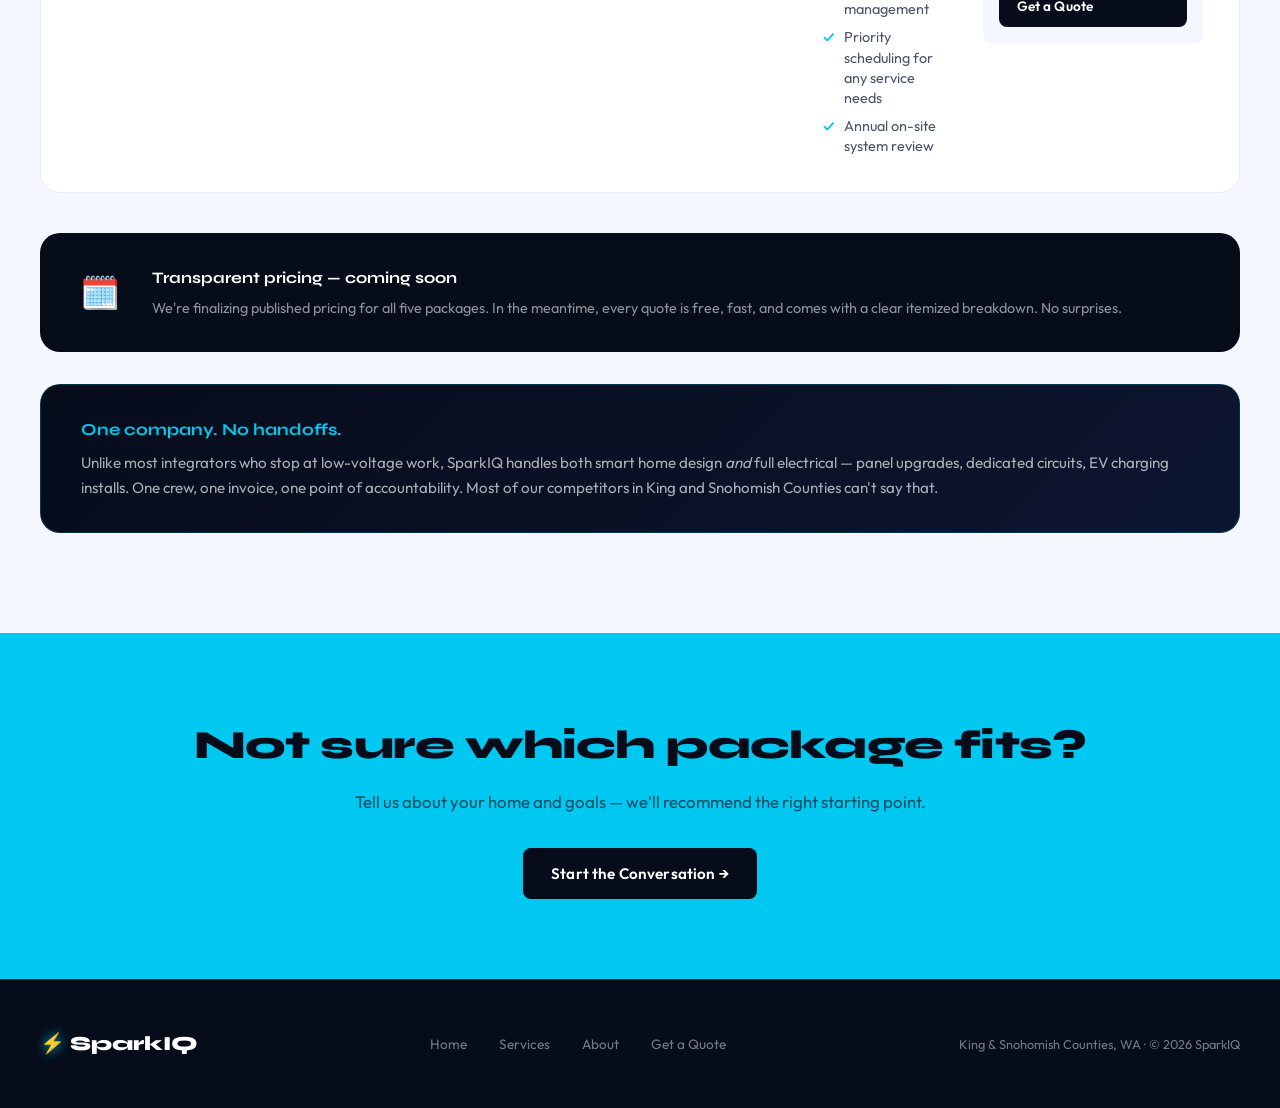
<file: services.html>
<!DOCTYPE html>
<html lang="en">
<head>
  <meta charset="UTF-8" />
  <meta name="viewport" content="width=device-width, initial-scale=1.0" />
  <title>Services & Packages — SparkIQ</title>
  <meta name="description" content="Five smart home packages designed for clarity and strong value. Wi-Fi, lighting, EV charging, whole-home automation, and managed service." />
  <link rel="stylesheet" href="styles.css" />
</head>
<body>

<!-- ─── Navigation ─── -->
<nav class="nav scrolled">
  <a href="index.html" class="nav-logo">
    <span class="bolt">⚡</span>SparkIQ
  </a>
  <div class="nav-links">
    <a href="index.html">Home</a>
    <a href="services.html" class="active">Services</a>
    <a href="about.html">About</a>
    <a href="contact.html" class="nav-cta">Get a Quote</a>
  </div>
  <div class="hamburger" aria-label="Toggle menu">
    <span></span><span></span><span></span>
  </div>
</nav>

<!-- ─── Page Hero ─── -->
<section class="page-hero">
  <div class="hero-grid-bg"></div>
  <div class="hero-glow"></div>
  <div class="page-hero-inner">
    <div class="hero-eyebrow" style="justify-content: center; margin-bottom: 1rem;">Our Packages</div>
    <h1>Simple pricing.<br><em>No guesswork.</em></h1>
    <p style="margin-top: 1rem;">Five defined packages covering everything from Wi-Fi to full home automation. Know what you're getting before we show up.</p>
  </div>
</section>

<!-- ─── Service Cards ─── -->
<section class="section section-light">
  <div class="container">
    <div class="service-grid">

      <!-- Package 1: Wi-Fi -->
      <div class="service-card reveal">
        <div class="service-card-header">
          <div class="service-icon">📶</div>
        </div>
        <h3>Whole-Home Wi-Fi Upgrade</h3>
        <div class="target-label">Best for: Any smart home entrant</div>
        <ul class="service-includes">
          <li>Professional site survey + coverage mapping</li>
          <li>Mesh node installation (3-node standard)</li>
          <li>Device onboarding — up to 20 devices</li>
          <li>12-month priority support included</li>
        </ul>
        <div class="service-price">
          <div>
            <div class="service-price-label">Starting at</div>
            <div class="service-price-val">Contact us for a quote</div>
          </div>
          <a href="contact.html" class="btn btn-dark" style="padding: 0.6rem 1.1rem; font-size: 0.85rem;">Get a Quote</a>
        </div>
      </div>

      <!-- Package 2: Smart Lighting (FEATURED) -->
      <div class="service-card featured reveal reveal-delay-1">
        <div class="service-card-header">
          <div class="service-icon">💡</div>
          <span class="service-badge">★ Recommended</span>
        </div>
        <h3>Smart Lighting Starter</h3>
        <div class="target-label">Best for: Tech-forward homeowners</div>
        <ul class="service-includes">
          <li>Switch + dimmer replacement (up to 15 locations)</li>
          <li>Scene + automation programming</li>
          <li>App setup + homeowner training session</li>
          <li>Clear upsell path to line voltage work</li>
        </ul>
        <div class="service-price">
          <div>
            <div class="service-price-label">Starting at</div>
            <div class="service-price-val">Contact us for a quote</div>
          </div>
          <a href="contact.html" class="btn btn-primary" style="padding: 0.6rem 1.1rem; font-size: 0.85rem;">Get a Quote</a>
        </div>
      </div>

      <!-- Package 3: EV -->
      <div class="service-card reveal reveal-delay-2">
        <div class="service-card-header">
          <div class="service-icon">🔌</div>
          <span class="service-badge" style="background: var(--navy); color: var(--blue); border: 1px solid var(--blue);">High Demand</span>
        </div>
        <h3>EV Charger + Panel Ready</h3>
        <div class="target-label">Best for: EV owners + new home buyers</div>
        <ul class="service-includes">
          <li>Panel capacity assessment</li>
          <li>Dedicated 240V circuit installation</li>
          <li>EVSE mount + wiring (charger not included)</li>
          <li>Permit pull + inspection coordination</li>
        </ul>
        <div class="service-price">
          <div>
            <div class="service-price-label">Starting at</div>
            <div class="service-price-val">Contact us for a quote</div>
          </div>
          <a href="contact.html" class="btn btn-dark" style="padding: 0.6rem 1.1rem; font-size: 0.85rem;">Get a Quote</a>
        </div>
      </div>

      <!-- Package 4: Whole-home -->
      <div class="service-card reveal reveal-delay-1">
        <div class="service-card-header">
          <div class="service-icon">🏠</div>
          <span class="service-badge" style="background: #1a2a4a; color: rgba(255,255,255,0.7);">Flagship</span>
        </div>
        <h3>Whole-Home Smart Upgrade</h3>
        <div class="target-label">Best for: Remodels + new construction</div>
        <ul class="service-includes">
          <li>Full system design consultation</li>
          <li>Lighting, thermostat, locks, cameras, AV</li>
          <li>Single-app control platform setup</li>
          <li>Panel review + additional circuits as needed</li>
        </ul>
        <div class="service-price">
          <div>
            <div class="service-price-label">Starting at</div>
            <div class="service-price-val">Contact us for a quote</div>
          </div>
          <a href="contact.html" class="btn btn-dark" style="padding: 0.6rem 1.1rem; font-size: 0.85rem;">Get a Quote</a>
        </div>
      </div>

      <!-- Package 5: Managed -->
      <div class="service-card reveal reveal-delay-2">
        <div class="service-card-header">
          <div class="service-icon">🛡️</div>
          <span class="service-badge" style="background: #1a2a4a; color: rgba(255,255,255,0.7);">Recurring</span>
        </div>
        <h3>Managed Smart Home</h3>
        <div class="target-label">Best for: Existing SparkIQ install base</div>
        <ul class="service-includes">
          <li>Remote system monitoring</li>
          <li>Firmware + app update management</li>
          <li>Priority scheduling for any service needs</li>
          <li>Annual on-site system review</li>
        </ul>
        <div class="service-price">
          <div>
            <div class="service-price-label">Monthly subscription</div>
            <div class="service-price-val">Contact us for a quote</div>
          </div>
          <a href="contact.html" class="btn btn-dark" style="padding: 0.6rem 1.1rem; font-size: 0.85rem;">Get a Quote</a>
        </div>
      </div>

    </div>

    <!-- Pricing transparency note -->
    <div class="pricing-note reveal">
      <div class="pricing-note-icon">🗓️</div>
      <div>
        <h4>Transparent pricing — coming soon</h4>
        <p>We're finalizing published pricing for all five packages. In the meantime, every quote is free, fast, and comes with a clear itemized breakdown. No surprises.</p>
      </div>
    </div>

    <!-- Competitive advantage note -->
    <div class="advantage-note reveal">
      <h4>One company. No handoffs.</h4>
      <p>Unlike most integrators who stop at low-voltage work, SparkIQ handles both smart home design <em>and</em> full electrical — panel upgrades, dedicated circuits, EV charging installs. One crew, one invoice, one point of accountability. Most of our competitors in King and Snohomish Counties can't say that.</p>
    </div>

  </div>
</section>

<!-- ─── CTA Band ─── -->
<div class="cta-band">
  <div class="container">
    <h2>Not sure which package fits?</h2>
    <p>Tell us about your home and goals — we'll recommend the right starting point.</p>
    <a href="contact.html" class="btn btn-dark">Start the Conversation →</a>
  </div>
</div>

<!-- ─── Footer ─── -->
<footer>
  <div class="footer-inner">
    <div class="footer-logo"><span class="bolt">⚡</span>SparkIQ</div>
    <div class="footer-links">
      <a href="index.html">Home</a>
      <a href="services.html">Services</a>
      <a href="about.html">About</a>
      <a href="contact.html">Get a Quote</a>
    </div>
    <div class="footer-copy">King &amp; Snohomish Counties, WA · © 2026 SparkIQ</div>
  </div>
</footer>

<script src="main.js"></script>
</body>
</html>
</file>
<file: styles.css>
@import url('https://fonts.googleapis.com/css2?family=Syne:wght@400;600;700;800&family=Outfit:wght@300;400;500;600&display=swap');

/* ─── CSS Variables ─── */
:root {
  --navy: #060C1A;
  --navy-mid: #0D1630;
  --navy-light: #132044;
  --blue: #00C8F0;
  --blue-dim: #0099BC;
  --blue-glow: rgba(0, 200, 240, 0.15);
  --blue-glow-strong: rgba(0, 200, 240, 0.3);
  --white: #FFFFFF;
  --off-white: #F4F7FF;
  --gray-light: #E8EDF8;
  --gray-mid: #94A3C0;
  --gray-dark: #4A5568;
  --text-dark: #0A0F1E;
  --font-display: 'Syne', sans-serif;
  --font-body: 'Outfit', sans-serif;
  --radius: 12px;
  --radius-lg: 20px;
  --transition: 0.25s cubic-bezier(0.4, 0, 0.2, 1);
}

/* ─── Reset ─── */
*, *::before, *::after { box-sizing: border-box; margin: 0; padding: 0; }
html { scroll-behavior: smooth; }
body {
  font-family: var(--font-body);
  font-size: 16px;
  line-height: 1.6;
  color: var(--text-dark);
  background: var(--white);
  overflow-x: hidden;
}
img { max-width: 100%; display: block; }
a { text-decoration: none; color: inherit; }
ul { list-style: none; }
h1, h2, h3 { overflow-wrap: break-word; word-break: break-word; }

/* ─── Navigation ─── */
.nav {
  position: fixed;
  top: 0; left: 0; right: 0;
  z-index: 1000;
  padding: 0 2rem;
  height: 72px;
  display: flex;
  align-items: center;
  justify-content: space-between;
  transition: background var(--transition), box-shadow var(--transition);
}
.nav.scrolled {
  background: rgba(6, 12, 26, 0.95);
  backdrop-filter: blur(16px);
  box-shadow: 0 1px 0 rgba(0, 200, 240, 0.1);
}
.nav-logo {
  font-family: var(--font-display);
  font-weight: 800;
  font-size: 1.5rem;
  color: var(--white);
  display: flex;
  align-items: center;
  gap: 0.35rem;
  letter-spacing: -0.02em;
}
.nav-logo .bolt {
  color: var(--blue);
  font-size: 1.4rem;
  filter: drop-shadow(0 0 8px var(--blue));
}
.nav-links {
  display: flex;
  align-items: center;
  gap: 2.5rem;
}
.nav-links a {
  font-size: 0.9rem;
  font-weight: 500;
  color: rgba(255,255,255,0.75);
  letter-spacing: 0.02em;
  transition: color var(--transition);
}
.nav-links a:hover, .nav-links a.active { color: var(--white); }
.nav-cta {
  background: var(--blue);
  color: var(--navy) !important;
  padding: 0.55rem 1.25rem;
  border-radius: 6px;
  font-weight: 600 !important;
  transition: background var(--transition), box-shadow var(--transition) !important;
}
.nav-cta:hover {
  background: #20D8FF !important;
  box-shadow: 0 0 20px var(--blue-glow-strong) !important;
  color: var(--navy) !important;
}
.hamburger {
  display: none;
  flex-direction: column;
  gap: 5px;
  cursor: pointer;
  padding: 4px;
}
.hamburger span {
  width: 24px; height: 2px;
  background: var(--white);
  border-radius: 2px;
  transition: transform var(--transition), opacity var(--transition);
}
.hamburger.open span:nth-child(1) { transform: rotate(45deg) translate(5px, 5px); }
.hamburger.open span:nth-child(2) { opacity: 0; }
.hamburger.open span:nth-child(3) { transform: rotate(-45deg) translate(5px, -5px); }

/* ─── Hero Sections ─── */
.hero {
  position: relative;
  background: var(--navy);
  color: var(--white);
  min-height: 100vh;
  display: flex;
  align-items: center;
  overflow: hidden;
  padding: 120px 2rem 80px;
}
.hero-inner {
  max-width: 1200px;
  margin: 0 auto;
  width: 100%;
  position: relative;
  z-index: 2;
}
.hero-grid-bg {
  position: absolute;
  inset: 0;
  background-image:
    linear-gradient(rgba(0, 200, 240, 0.04) 1px, transparent 1px),
    linear-gradient(90deg, rgba(0, 200, 240, 0.04) 1px, transparent 1px);
  background-size: 60px 60px;
  z-index: 1;
}
.hero-glow {
  position: absolute;
  top: -200px; right: -200px;
  width: 700px; height: 700px;
  background: radial-gradient(circle, rgba(0,200,240,0.12) 0%, transparent 70%);
  z-index: 1;
}
.hero-glow-2 {
  position: absolute;
  bottom: -150px; left: -150px;
  width: 500px; height: 500px;
  background: radial-gradient(circle, rgba(0,80,160,0.2) 0%, transparent 70%);
  z-index: 1;
}
.hero-eyebrow {
  font-family: var(--font-display);
  font-size: 0.78rem;
  font-weight: 600;
  letter-spacing: 0.14em;
  text-transform: uppercase;
  color: var(--blue);
  margin-bottom: 1.25rem;
  display: flex;
  align-items: center;
  flex-wrap: wrap;
  gap: 0.75rem;
}
.hero-eyebrow::before {
  content: '';
  width: 28px; height: 2px;
  background: var(--blue);
  display: inline-block;
  flex-shrink: 0;
  margin-top: 0.1rem;
}
.hero h1 {
  font-family: var(--font-display);
  font-weight: 800;
  font-size: clamp(1.85rem, 5.5vw, 4.2rem);
  line-height: 1.08;
  letter-spacing: -0.02em;
  margin-bottom: 1.5rem;
  max-width: 800px;
}
.hero h1 em {
  font-style: normal;
  color: var(--blue);
  text-shadow: 0 0 40px rgba(0,200,240,0.4);
}
.hero-sub {
  font-size: 1.15rem;
  color: rgba(255,255,255,0.65);
  max-width: 520px;
  margin-bottom: 2.5rem;
  font-weight: 400;
  line-height: 1.7;
}
.hero-actions {
  display: flex;
  gap: 1rem;
  flex-wrap: wrap;
}

/* ─── Page Hero (sub-pages) ─── */
.page-hero {
  background: var(--navy);
  color: var(--white);
  padding: 140px 2rem 80px;
  position: relative;
  overflow: hidden;
  text-align: center;
}
.page-hero .hero-grid-bg { opacity: 0.5; }
.page-hero-inner { max-width: 700px; margin: 0 auto; position: relative; z-index: 2; }
.page-hero h1 {
  font-family: var(--font-display);
  font-weight: 800;
  font-size: clamp(1.7rem, 4.5vw, 3.2rem);
  line-height: 1.12;
  letter-spacing: -0.02em;
  margin-bottom: 1rem;
}
.page-hero h1 em { font-style: normal; color: var(--blue); }
.page-hero p {
  font-size: 1.1rem;
  color: rgba(255,255,255,0.6);
  font-weight: 400;
}

/* ─── Buttons ─── */
.btn {
  display: inline-flex;
  align-items: center;
  gap: 0.5rem;
  padding: 0.85rem 1.75rem;
  border-radius: 8px;
  font-family: var(--font-body);
  font-weight: 600;
  font-size: 0.95rem;
  cursor: pointer;
  border: none;
  transition: all var(--transition);
  letter-spacing: 0.01em;
}
.btn-primary {
  background: var(--blue);
  color: var(--navy);
}
.btn-primary:hover {
  background: #20D8FF;
  box-shadow: 0 0 30px var(--blue-glow-strong);
  transform: translateY(-1px);
}
.btn-outline {
  background: transparent;
  color: var(--white);
  border: 1.5px solid rgba(255,255,255,0.3);
}
.btn-outline:hover {
  border-color: var(--blue);
  color: var(--blue);
  background: var(--blue-glow);
}
.btn-dark {
  background: var(--navy);
  color: var(--white);
}
.btn-dark:hover {
  background: var(--navy-mid);
  box-shadow: 0 4px 20px rgba(0,0,0,0.3);
}

/* ─── Section Layouts ─── */
.section { padding: 100px 2rem; }
.section-dark {
  background: var(--navy);
  color: var(--white);
}
.section-mid {
  background: var(--navy-mid);
  color: var(--white);
}
.section-light { background: var(--off-white); }
.section-white { background: var(--white); }
.container { max-width: 1200px; margin: 0 auto; }
.section-label {
  font-family: var(--font-display);
  font-size: 0.75rem;
  font-weight: 700;
  letter-spacing: 0.15em;
  text-transform: uppercase;
  color: var(--blue);
  margin-bottom: 0.75rem;
}
.section-dark .section-label { color: var(--blue); }
.section-title {
  font-family: var(--font-display);
  font-weight: 800;
  font-size: clamp(1.65rem, 3.5vw, 2.5rem);
  letter-spacing: -0.025em;
  line-height: 1.18;
  margin-bottom: 1rem;
}
.section-dark .section-title { color: var(--white); }
.section-sub {
  font-size: 1.05rem;
  color: var(--gray-dark);
  max-width: 560px;
  line-height: 1.7;
}
.section-dark .section-sub { color: rgba(255,255,255,0.55); }
.section-header { margin-bottom: 3.5rem; }
.section-header.centered { text-align: center; }
.section-header.centered .section-sub { margin: 0 auto; }

/* ─── Why Cards (3-col) ─── */
.why-grid {
  display: grid;
  grid-template-columns: repeat(3, 1fr);
  gap: 1.5rem;
}
.why-card {
  background: var(--white);
  border: 1px solid var(--gray-light);
  border-radius: var(--radius-lg);
  padding: 2.25rem;
  transition: box-shadow var(--transition), transform var(--transition);
}
.why-card:hover {
  box-shadow: 0 8px 40px rgba(0,0,0,0.08);
  transform: translateY(-3px);
}
.why-icon {
  width: 52px; height: 52px;
  background: linear-gradient(135deg, var(--navy) 0%, var(--navy-mid) 100%);
  border-radius: 12px;
  display: flex;
  align-items: center;
  justify-content: center;
  margin-bottom: 1.25rem;
  font-size: 1.4rem;
}
.why-card h3 {
  font-family: var(--font-display);
  font-weight: 700;
  font-size: 1.15rem;
  margin-bottom: 0.75rem;
  letter-spacing: -0.02em;
}
.why-card p { color: var(--gray-dark); font-size: 0.95rem; line-height: 1.65; }

/* ─── Package Teaser Grid ─── */
.packages-teaser-grid {
  display: grid;
  grid-template-columns: repeat(3, 1fr);
  gap: 1.25rem;
}
@media (min-width: 1024px) {
  .packages-teaser-grid { grid-template-columns: repeat(5, 1fr); }
}
.pkg-teaser-card {
  background: var(--navy-light);
  border: 1px solid rgba(0,200,240,0.12);
  border-radius: var(--radius);
  padding: 1.75rem 1.5rem;
  display: flex;
  flex-direction: column;
  gap: 0.75rem;
  transition: all var(--transition);
  position: relative;
  overflow: hidden;
}
.pkg-teaser-card::before {
  content: '';
  position: absolute;
  inset: 0;
  background: linear-gradient(135deg, var(--blue-glow) 0%, transparent 60%);
  opacity: 0;
  transition: opacity var(--transition);
}
.pkg-teaser-card:hover { border-color: rgba(0,200,240,0.4); box-shadow: 0 0 30px var(--blue-glow); }
.pkg-teaser-card:hover::before { opacity: 1; }
.pkg-teaser-card.featured { border-color: var(--blue); }
.pkg-badge {
  position: absolute;
  top: 0.75rem; right: 0.75rem;
  background: var(--blue);
  color: var(--navy);
  font-size: 0.65rem;
  font-weight: 700;
  letter-spacing: 0.1em;
  text-transform: uppercase;
  padding: 0.2rem 0.5rem;
  border-radius: 4px;
}
.pkg-icon { font-size: 1.75rem; }
.pkg-name {
  font-family: var(--font-display);
  font-weight: 700;
  font-size: 0.9rem;
  color: var(--white);
  line-height: 1.3;
}
.pkg-desc { font-size: 0.8rem; color: rgba(255,255,255,0.5); line-height: 1.5; flex: 1; }
.pkg-link {
  font-size: 0.8rem;
  font-weight: 600;
  color: var(--blue);
  display: flex;
  align-items: center;
  gap: 0.3rem;
  transition: gap var(--transition);
}
.pkg-teaser-card:hover .pkg-link { gap: 0.6rem; }

/* ─── Flow Steps ─── */
.flow-steps {
  display: flex;
  align-items: center;
  gap: 0;
  overflow-x: auto;
  padding-bottom: 1rem;
}
.flow-step {
  display: flex;
  flex-direction: column;
  align-items: center;
  text-align: center;
  flex: 1;
  min-width: 140px;
  position: relative;
}
.flow-step + .flow-step::before {
  content: '→';
  position: absolute;
  left: -1rem;
  top: 26px;
  color: var(--blue);
  font-size: 1rem;
  opacity: 0.5;
}
.flow-num {
  width: 52px; height: 52px;
  background: var(--navy-light);
  border: 2px solid rgba(0,200,240,0.3);
  border-radius: 50%;
  display: flex;
  align-items: center;
  justify-content: center;
  font-family: var(--font-display);
  font-weight: 700;
  font-size: 0.9rem;
  color: var(--blue);
  margin-bottom: 0.75rem;
}
.flow-label {
  font-size: 0.82rem;
  font-weight: 600;
  color: rgba(255,255,255,0.7);
  line-height: 1.4;
}

/* ─── Social Proof Banner ─── */
.proof-strip {
  background: var(--navy-light);
  border-top: 1px solid rgba(0,200,240,0.1);
  border-bottom: 1px solid rgba(0,200,240,0.1);
  padding: 2rem 2rem;
  text-align: center;
}
.proof-strip p {
  font-size: 0.85rem;
  font-weight: 500;
  color: rgba(255,255,255,0.5);
  letter-spacing: 0.05em;
  text-transform: uppercase;
}
.proof-strip .cities {
  display: flex;
  flex-wrap: wrap;
  justify-content: center;
  gap: 0.4rem 1.5rem;
  margin-top: 1rem;
}
.proof-strip .city {
  font-family: var(--font-display);
  font-weight: 600;
  font-size: 1.05rem;
  color: var(--white);
  letter-spacing: -0.01em;
}
.proof-strip .city-dot {
  font-size: 0.6rem;
  color: var(--blue);
  vertical-align: middle;
}

/* ─── CTA Band ─── */
.cta-band {
  background: var(--blue);
  padding: 80px 2rem;
  text-align: center;
}
.cta-band h2 {
  font-family: var(--font-display);
  font-weight: 800;
  font-size: clamp(1.65rem, 3.5vw, 2.5rem);
  color: var(--navy);
  letter-spacing: -0.02em;
  margin-bottom: 0.75rem;
}
.cta-band p {
  color: rgba(6,12,26,0.65);
  font-size: 1.05rem;
  margin-bottom: 2rem;
}

/* ─── Services Page ─── */
.service-grid {
  display: grid;
  grid-template-columns: repeat(2, 1fr);
  gap: 1.5rem;
}
/* 5th card (Managed) spans full width — intentional "premium tier" treatment */
.service-card:last-child {
  grid-column: 1 / -1;
}
.service-card {
  background: var(--white);
  border: 1px solid var(--gray-light);
  border-radius: var(--radius-lg);
  padding: 2.25rem;
  display: flex;
  flex-direction: column;
  gap: 1.25rem;
  transition: all var(--transition);
  position: relative;
  overflow: hidden;
}
.service-card::after {
  content: '';
  position: absolute;
  bottom: 0; left: 0; right: 0;
  height: 3px;
  background: var(--blue);
  transform: scaleX(0);
  transform-origin: left;
  transition: transform var(--transition);
}
.service-card:hover { box-shadow: 0 12px 50px rgba(0,0,0,0.1); transform: translateY(-4px); }
.service-card:hover::after { transform: scaleX(1); }
.service-card.featured {
  border-color: var(--blue);
  box-shadow: 0 0 0 1px var(--blue), 0 8px 40px rgba(0,200,240,0.1);
}
.service-card.featured::after { transform: scaleX(1); }
.service-card-header { display: flex; align-items: flex-start; justify-content: space-between; gap: 1rem; }
.service-icon {
  width: 56px; height: 56px;
  background: linear-gradient(135deg, var(--navy) 0%, var(--navy-mid) 100%);
  border-radius: 14px;
  display: flex;
  align-items: center;
  justify-content: center;
  font-size: 1.6rem;
  flex-shrink: 0;
}
.service-badge {
  background: var(--blue);
  color: var(--navy);
  font-size: 0.65rem;
  font-weight: 700;
  letter-spacing: 0.1em;
  text-transform: uppercase;
  padding: 0.25rem 0.6rem;
  border-radius: 4px;
  white-space: nowrap;
}
.service-card h3 {
  font-family: var(--font-display);
  font-weight: 700;
  font-size: 1.2rem;
  letter-spacing: -0.02em;
  color: var(--text-dark);
}
.service-card .target-label {
  font-size: 0.8rem;
  font-weight: 500;
  color: var(--gray-mid);
  display: flex;
  align-items: center;
  gap: 0.4rem;
}
.service-card .target-label::before {
  content: '→';
  color: var(--blue);
}
.service-includes {
  display: flex;
  flex-direction: column;
  gap: 0.5rem;
  flex: 1;
}
.service-includes li {
  display: flex;
  align-items: flex-start;
  gap: 0.6rem;
  font-size: 0.9rem;
  color: var(--gray-dark);
  line-height: 1.4;
}
.service-includes li::before {
  content: '✓';
  color: var(--blue);
  font-weight: 700;
  font-size: 0.85rem;
  margin-top: 0.05rem;
  flex-shrink: 0;
}
.service-price {
  padding: 1rem;
  background: var(--off-white);
  border-radius: 8px;
  display: flex;
  align-items: center;
  justify-content: space-between;
  gap: 1rem;
  flex-wrap: wrap;
}
.service-price-label {
  font-size: 0.8rem;
  color: var(--gray-mid);
  font-weight: 500;
}
.service-price-val {
  font-family: var(--font-display);
  font-weight: 700;
  font-size: 0.9rem;
  color: var(--gray-dark);
}
.pricing-note {
  background: var(--navy);
  border-radius: var(--radius-lg);
  padding: 2rem 2.5rem;
  display: flex;
  align-items: center;
  gap: 2rem;
  margin-top: 2.5rem;
}
.pricing-note-icon { font-size: 2rem; flex-shrink: 0; }
.pricing-note h4 {
  font-family: var(--font-display);
  font-weight: 700;
  color: var(--white);
  margin-bottom: 0.35rem;
}
.pricing-note p { color: rgba(255,255,255,0.55); font-size: 0.9rem; }
.advantage-note {
  background: linear-gradient(135deg, var(--navy) 0%, var(--navy-mid) 100%);
  border: 1px solid rgba(0,200,240,0.2);
  border-radius: var(--radius-lg);
  padding: 2rem 2.5rem;
  margin-top: 2rem;
  color: var(--white);
}
.advantage-note h4 {
  font-family: var(--font-display);
  font-weight: 700;
  font-size: 1.05rem;
  margin-bottom: 0.5rem;
  color: var(--blue);
}
.advantage-note p { font-size: 0.95rem; color: rgba(255,255,255,0.65); line-height: 1.6; }

/* ─── About Page ─── */
.story-grid {
  display: grid;
  grid-template-columns: 1fr 1fr;
  gap: 5rem;
  align-items: center;
}
.story-text h2 {
  font-family: var(--font-display);
  font-weight: 800;
  font-size: clamp(1.6rem, 3vw, 2.2rem);
  letter-spacing: -0.02em;
  line-height: 1.22;
  margin-bottom: 1.25rem;
}
.story-text h2 em { font-style: normal; color: var(--blue); }
.story-text p {
  color: var(--gray-dark);
  line-height: 1.8;
  margin-bottom: 1rem;
  font-size: 1rem;
}
.mission-callout {
  background: var(--navy);
  border-left: 3px solid var(--blue);
  border-radius: 0 var(--radius) var(--radius) 0;
  padding: 1.5rem 1.75rem;
  margin-top: 1.5rem;
}
.mission-callout p {
  color: rgba(255,255,255,0.75);
  font-style: italic;
  font-size: 1rem;
  line-height: 1.65;
  margin: 0;
}
.story-visual {
  display: grid;
  grid-template-columns: 1fr 1fr;
  gap: 1rem;
}
.story-stat {
  background: var(--off-white);
  border-radius: var(--radius);
  padding: 1.75rem;
  text-align: center;
  transition: box-shadow var(--transition), transform var(--transition);
}
.story-stat:hover { box-shadow: 0 8px 30px rgba(0,0,0,0.08); transform: translateY(-3px); }
.story-stat:first-child {
  grid-column: 1 / -1;
  background: var(--navy);
  color: var(--white);
}
.stat-num {
  font-family: var(--font-display);
  font-weight: 800;
  font-size: 2.2rem;
  color: var(--blue);
  letter-spacing: -0.04em;
  line-height: 1;
  margin-bottom: 0.35rem;
}
.story-stat:first-child .stat-num { font-size: 2.8rem; }
.stat-label {
  font-size: 0.82rem;
  font-weight: 500;
  color: var(--gray-dark);
  line-height: 1.35;
}
.story-stat:first-child .stat-label { color: rgba(255,255,255,0.55); }
.coverage-grid {
  display: grid;
  grid-template-columns: 1fr 1fr;
  gap: 1.5rem;
}
.coverage-card {
  background: var(--navy-light);
  border: 1px solid rgba(0,200,240,0.12);
  border-radius: var(--radius-lg);
  padding: 2rem;
}
.coverage-card h4 {
  font-family: var(--font-display);
  font-weight: 700;
  font-size: 1.1rem;
  color: var(--white);
  margin-bottom: 0.5rem;
  display: flex;
  align-items: center;
  gap: 0.5rem;
}
.coverage-card h4 span { color: var(--blue); font-size: 1.1rem; }
.coverage-card p {
  font-size: 0.9rem;
  color: rgba(255,255,255,0.5);
  line-height: 1.5;
}
.coverage-cities {
  display: flex;
  flex-wrap: wrap;
  gap: 0.5rem;
  margin-top: 0.75rem;
}
.city-chip {
  background: rgba(0,200,240,0.08);
  border: 1px solid rgba(0,200,240,0.2);
  border-radius: 20px;
  padding: 0.25rem 0.75rem;
  font-size: 0.8rem;
  font-weight: 500;
  color: rgba(255,255,255,0.7);
}
.advantage-grid {
  display: grid;
  grid-template-columns: repeat(3, 1fr);
  gap: 1.5rem;
}
.advantage-card {
  background: var(--white);
  border: 1px solid var(--gray-light);
  border-radius: var(--radius-lg);
  padding: 2rem;
  transition: all var(--transition);
}
.advantage-card:hover {
  box-shadow: 0 8px 40px rgba(0,0,0,0.08);
  transform: translateY(-3px);
  border-color: var(--blue);
}
.adv-icon {
  font-size: 2rem;
  margin-bottom: 1rem;
}
.advantage-card h4 {
  font-family: var(--font-display);
  font-weight: 700;
  font-size: 1rem;
  margin-bottom: 0.5rem;
  letter-spacing: -0.01em;
}
.advantage-card p { font-size: 0.9rem; color: var(--gray-dark); line-height: 1.6; }

/* ─── Contact Page ─── */
.contact-layout {
  display: grid;
  grid-template-columns: 2fr 1fr;
  gap: 3rem;
  align-items: start;
}
.contact-form-wrap {
  background: var(--white);
  border: 1px solid var(--gray-light);
  border-radius: var(--radius-lg);
  padding: 2.5rem;
  box-shadow: 0 4px 30px rgba(0,0,0,0.05);
}
.form-group { margin-bottom: 1.25rem; }
.form-row { display: grid; grid-template-columns: 1fr 1fr; gap: 1.25rem; }
label {
  display: block;
  font-size: 0.85rem;
  font-weight: 600;
  color: var(--text-dark);
  margin-bottom: 0.4rem;
  letter-spacing: 0.01em;
}
input, select, textarea {
  width: 100%;
  padding: 0.75rem 1rem;
  border: 1.5px solid var(--gray-light);
  border-radius: 8px;
  font-family: var(--font-body);
  font-size: 0.95rem;
  color: var(--text-dark);
  background: var(--off-white);
  transition: border-color var(--transition), box-shadow var(--transition);
  outline: none;
  appearance: none;
}
input:focus, select:focus, textarea:focus {
  border-color: var(--blue);
  box-shadow: 0 0 0 3px var(--blue-glow);
  background: var(--white);
}
textarea { resize: vertical; min-height: 120px; }
select {
  background-image: url("data:image/svg+xml,%3Csvg xmlns='http://www.w3.org/2000/svg' width='12' height='8' viewBox='0 0 12 8'%3E%3Cpath d='M1 1l5 5 5-5' stroke='%2394A3C0' stroke-width='1.5' fill='none' stroke-linecap='round'/%3E%3C/svg%3E");
  background-repeat: no-repeat;
  background-position: right 1rem center;
  padding-right: 2.5rem;
  cursor: pointer;
}
.form-submit { width: 100%; justify-content: center; font-size: 1rem; padding: 1rem; }
.contact-sidebar { display: flex; flex-direction: column; gap: 1.25rem; }
.sidebar-card {
  background: var(--navy);
  border-radius: var(--radius-lg);
  padding: 1.75rem;
  color: var(--white);
}
.sidebar-card h4 {
  font-family: var(--font-display);
  font-weight: 700;
  font-size: 1rem;
  color: var(--blue);
  margin-bottom: 1rem;
}
.expect-list { display: flex; flex-direction: column; gap: 0.75rem; }
.expect-item {
  display: flex;
  align-items: flex-start;
  gap: 0.75rem;
  font-size: 0.9rem;
  color: rgba(255,255,255,0.7);
  line-height: 1.5;
}
.expect-num {
  width: 22px; height: 22px;
  background: var(--blue);
  color: var(--navy);
  border-radius: 50%;
  display: flex;
  align-items: center;
  justify-content: center;
  font-weight: 700;
  font-size: 0.7rem;
  flex-shrink: 0;
  margin-top: 0.1rem;
}

/* ─── Footer ─── */
footer {
  background: var(--navy);
  border-top: 1px solid rgba(0,200,240,0.1);
  padding: 3rem 2rem;
  color: rgba(255,255,255,0.45);
}
.footer-inner {
  max-width: 1200px;
  margin: 0 auto;
  display: flex;
  align-items: center;
  justify-content: space-between;
  gap: 2rem;
  flex-wrap: wrap;
}
.footer-logo {
  font-family: var(--font-display);
  font-weight: 800;
  font-size: 1.25rem;
  color: var(--white);
  display: flex;
  align-items: center;
  gap: 0.3rem;
}
.footer-logo .bolt { color: var(--blue); filter: drop-shadow(0 0 6px var(--blue)); }
.footer-links { display: flex; gap: 2rem; }
.footer-links a { font-size: 0.85rem; color: rgba(255,255,255,0.45); transition: color var(--transition); }
.footer-links a:hover { color: var(--white); }
.footer-copy { font-size: 0.8rem; }

/* ─── Scroll Animations ─── */
.reveal {
  opacity: 0;
  transform: translateY(28px);
  transition: opacity 0.65s cubic-bezier(0.4, 0, 0.2, 1), transform 0.65s cubic-bezier(0.4, 0, 0.2, 1);
}
.reveal.visible { opacity: 1; transform: none; }
.reveal-delay-1 { transition-delay: 0.1s; }
.reveal-delay-2 { transition-delay: 0.2s; }
.reveal-delay-3 { transition-delay: 0.3s; }
.reveal-delay-4 { transition-delay: 0.4s; }
.reveal-delay-5 { transition-delay: 0.5s; }

/* ─── Desktop: full-width last service card — horizontal layout ─── */
@media (min-width: 769px) {
  .service-card:last-child {
    flex-direction: row;
    align-items: flex-start;
    gap: 2.5rem;
  }
  .service-card:last-child .service-includes { flex: 1; }
  .service-card:last-child .service-price {
    flex-direction: column;
    align-items: stretch;
    min-width: 220px;
    flex-shrink: 0;
  }
}

/* ─── Responsive ─── */
@media (max-width: 1024px) {
  .why-grid { grid-template-columns: 1fr 1fr; }
  .packages-teaser-grid { grid-template-columns: repeat(3, 1fr); }
  .advantage-grid { grid-template-columns: 1fr 1fr; }
  .story-grid { grid-template-columns: 1fr; gap: 3rem; }
}
@media (max-width: 768px) {
  .section { padding: 70px 1.5rem; }
  .cta-band { padding: 60px 1.5rem; }
  .page-hero { padding: 110px 1.5rem 60px; }
  .nav-links { display: none; position: fixed; top: 72px; left: 0; right: 0; background: var(--navy); flex-direction: column; gap: 0; padding: 1.5rem; border-top: 1px solid rgba(255,255,255,0.08); }
  .nav-links.open { display: flex; }
  .nav-links a { padding: 0.75rem 0; border-bottom: 1px solid rgba(255,255,255,0.05); }
  .nav-links a:last-child { border-bottom: none; }
  .hamburger { display: flex; }
  .why-grid { grid-template-columns: 1fr; }
  .packages-teaser-grid { grid-template-columns: 1fr 1fr; }
  .coverage-grid { grid-template-columns: 1fr; }
  .advantage-grid { grid-template-columns: 1fr; }
  .contact-layout { grid-template-columns: 1fr; }
  .form-row { grid-template-columns: 1fr; }
  .story-visual { grid-template-columns: 1fr 1fr; }
  .footer-inner { flex-direction: column; align-items: flex-start; gap: 1.5rem; }
  .flow-steps { gap: 1rem; }
  .flow-step + .flow-step::before { display: none; }
  /* Service grid: single col on mobile, reset last-child span */
  .service-grid { grid-template-columns: 1fr; }
  .service-card:last-child { grid-column: auto; flex-direction: column; }
  .service-card:last-child .service-price { flex-direction: row; min-width: unset; }
  .pricing-note { flex-direction: column; text-align: center; }
}
@media (max-width: 480px) {
  .packages-teaser-grid { grid-template-columns: 1fr; }
  .hero-actions { flex-direction: column; }
  .story-visual { grid-template-columns: 1fr; }
}
</file>
